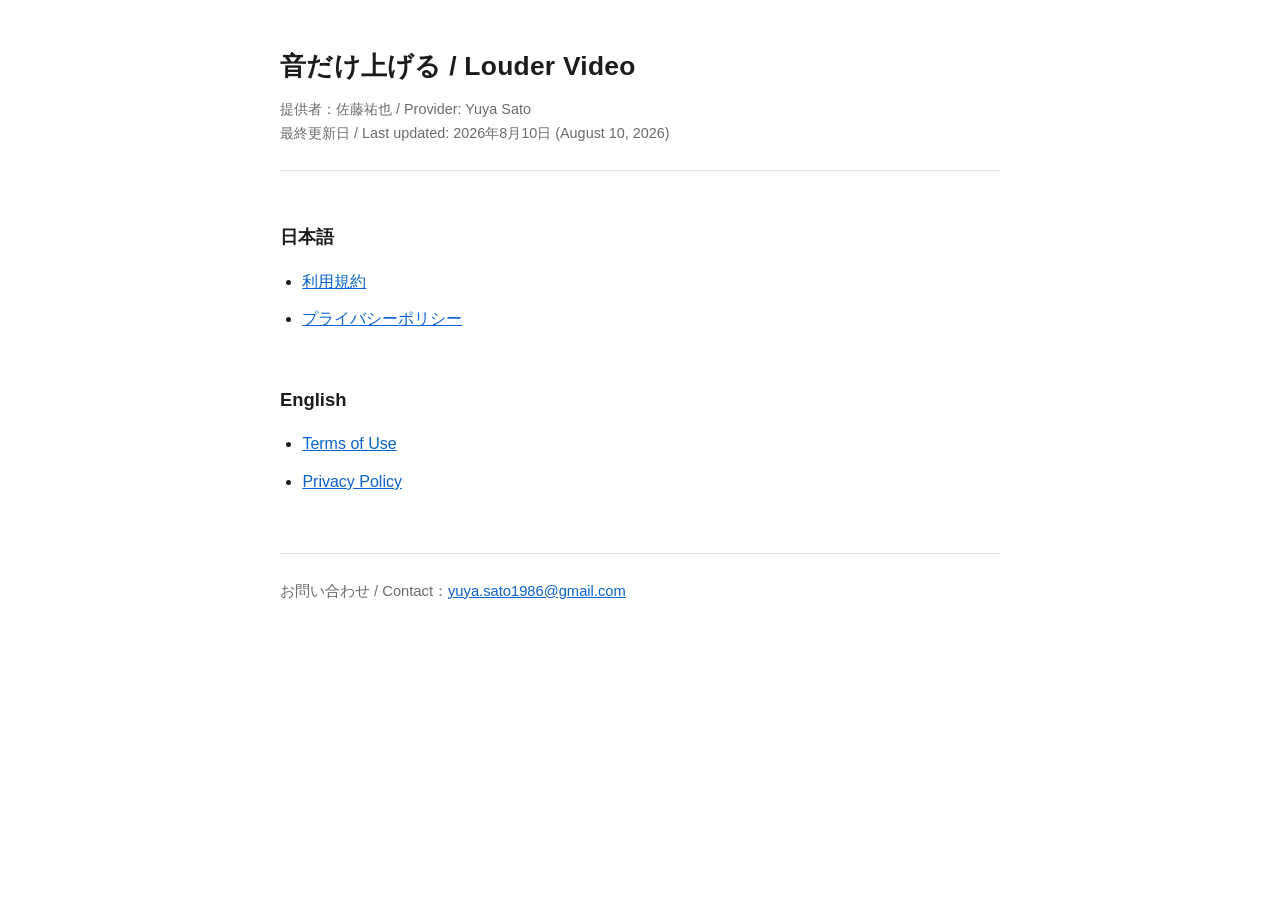
<file: index.html>
<!doctype html>
<html lang="ja">
<head>
<meta charset="utf-8">
<meta name="viewport" content="width=device-width, initial-scale=1">
<title>音だけ上げる (Louder Video) — 法的文書 / Legal</title>
<link rel="stylesheet" href="style.css">
</head>
<body>
<main>

<header class="doc">
  <h1>音だけ上げる / Louder Video</h1>
  <p class="meta">
    提供者：佐藤祐也 / Provider: Yuya Sato<br>
    最終更新日 / Last updated: 2026年8月10日 (August 10, 2026)
  </p>
</header>

<h2>日本語</h2>
<ul>
  <li><a href="terms.html">利用規約</a></li>
  <li><a href="privacy.html">プライバシーポリシー</a></li>
</ul>

<h2>English</h2>
<ul>
  <li><a href="terms.html#en">Terms of Use</a></li>
  <li><a href="privacy.html#en">Privacy Policy</a></li>
</ul>

<footer class="doc">
  <p>お問い合わせ / Contact：<a href="mailto:yuya.sato1986@gmail.com">yuya.sato1986@gmail.com</a></p>
</footer>

</main>
</body>
</html>
</file>
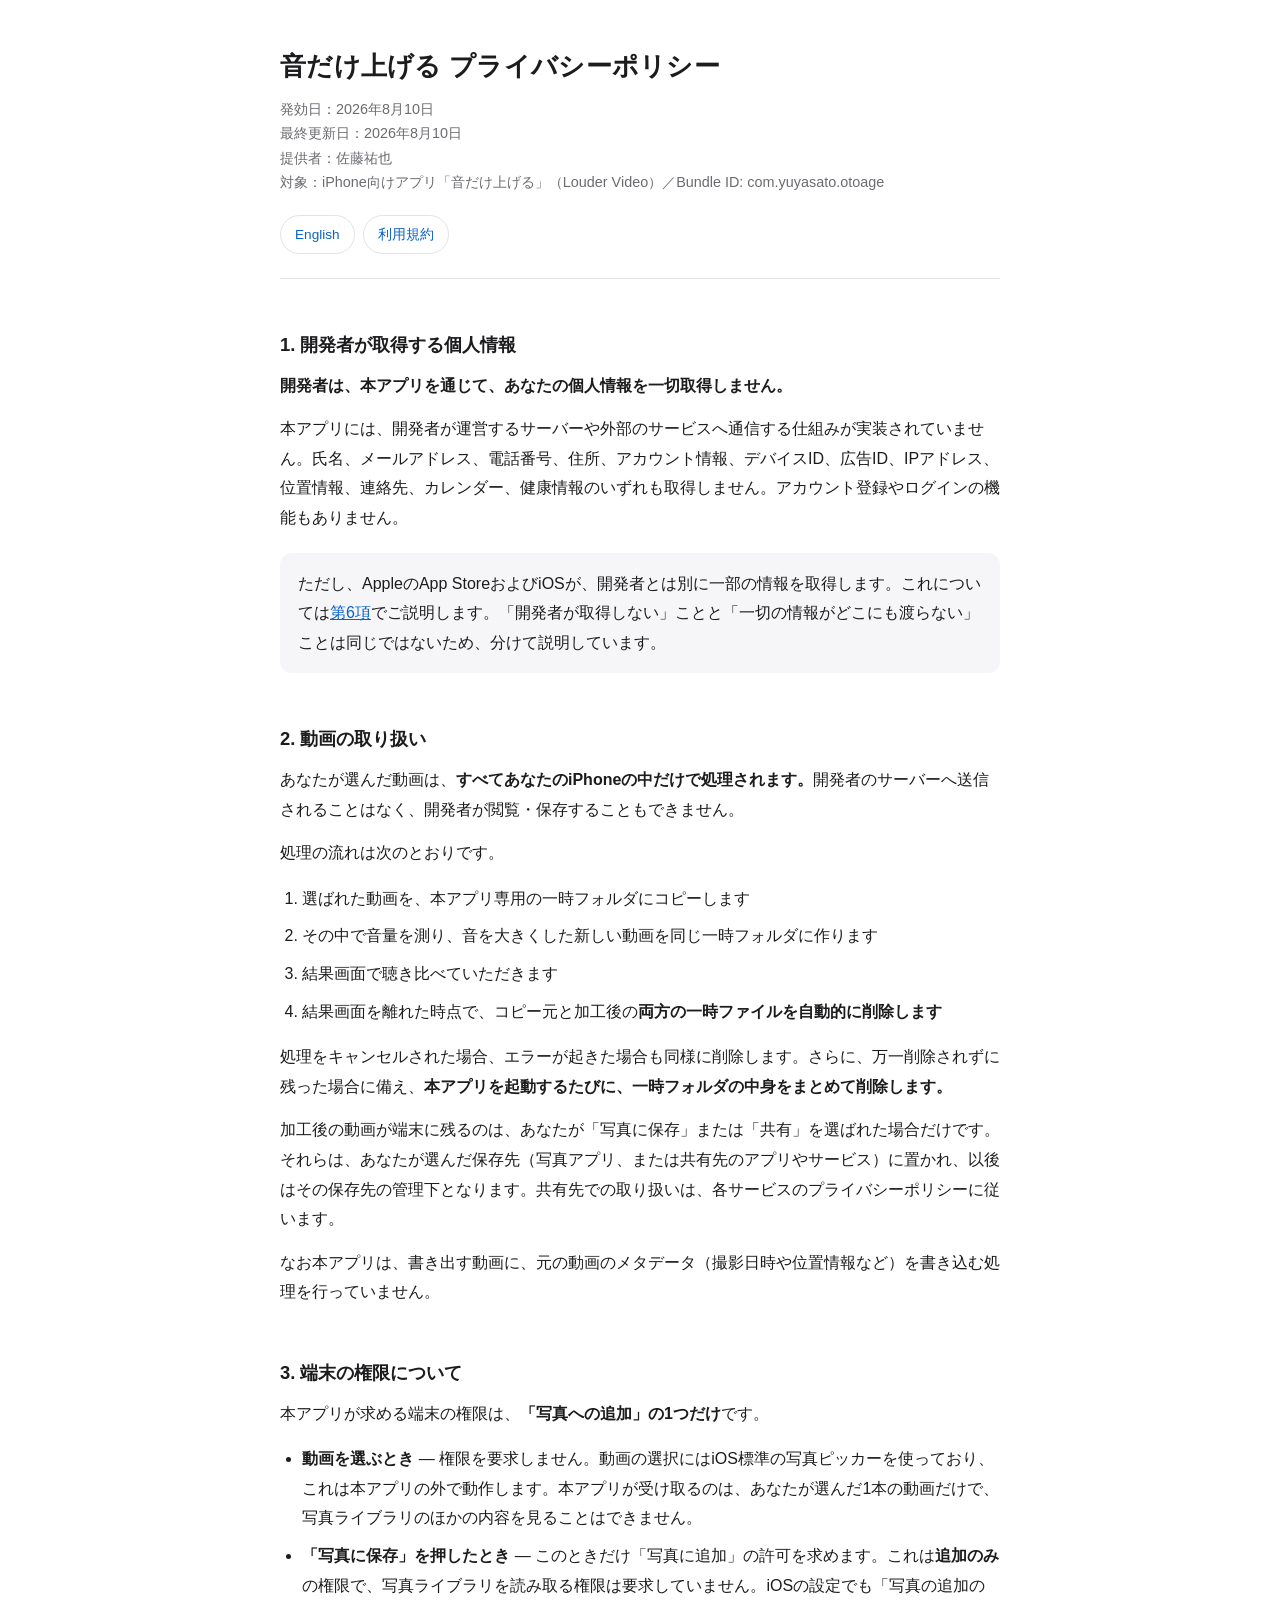
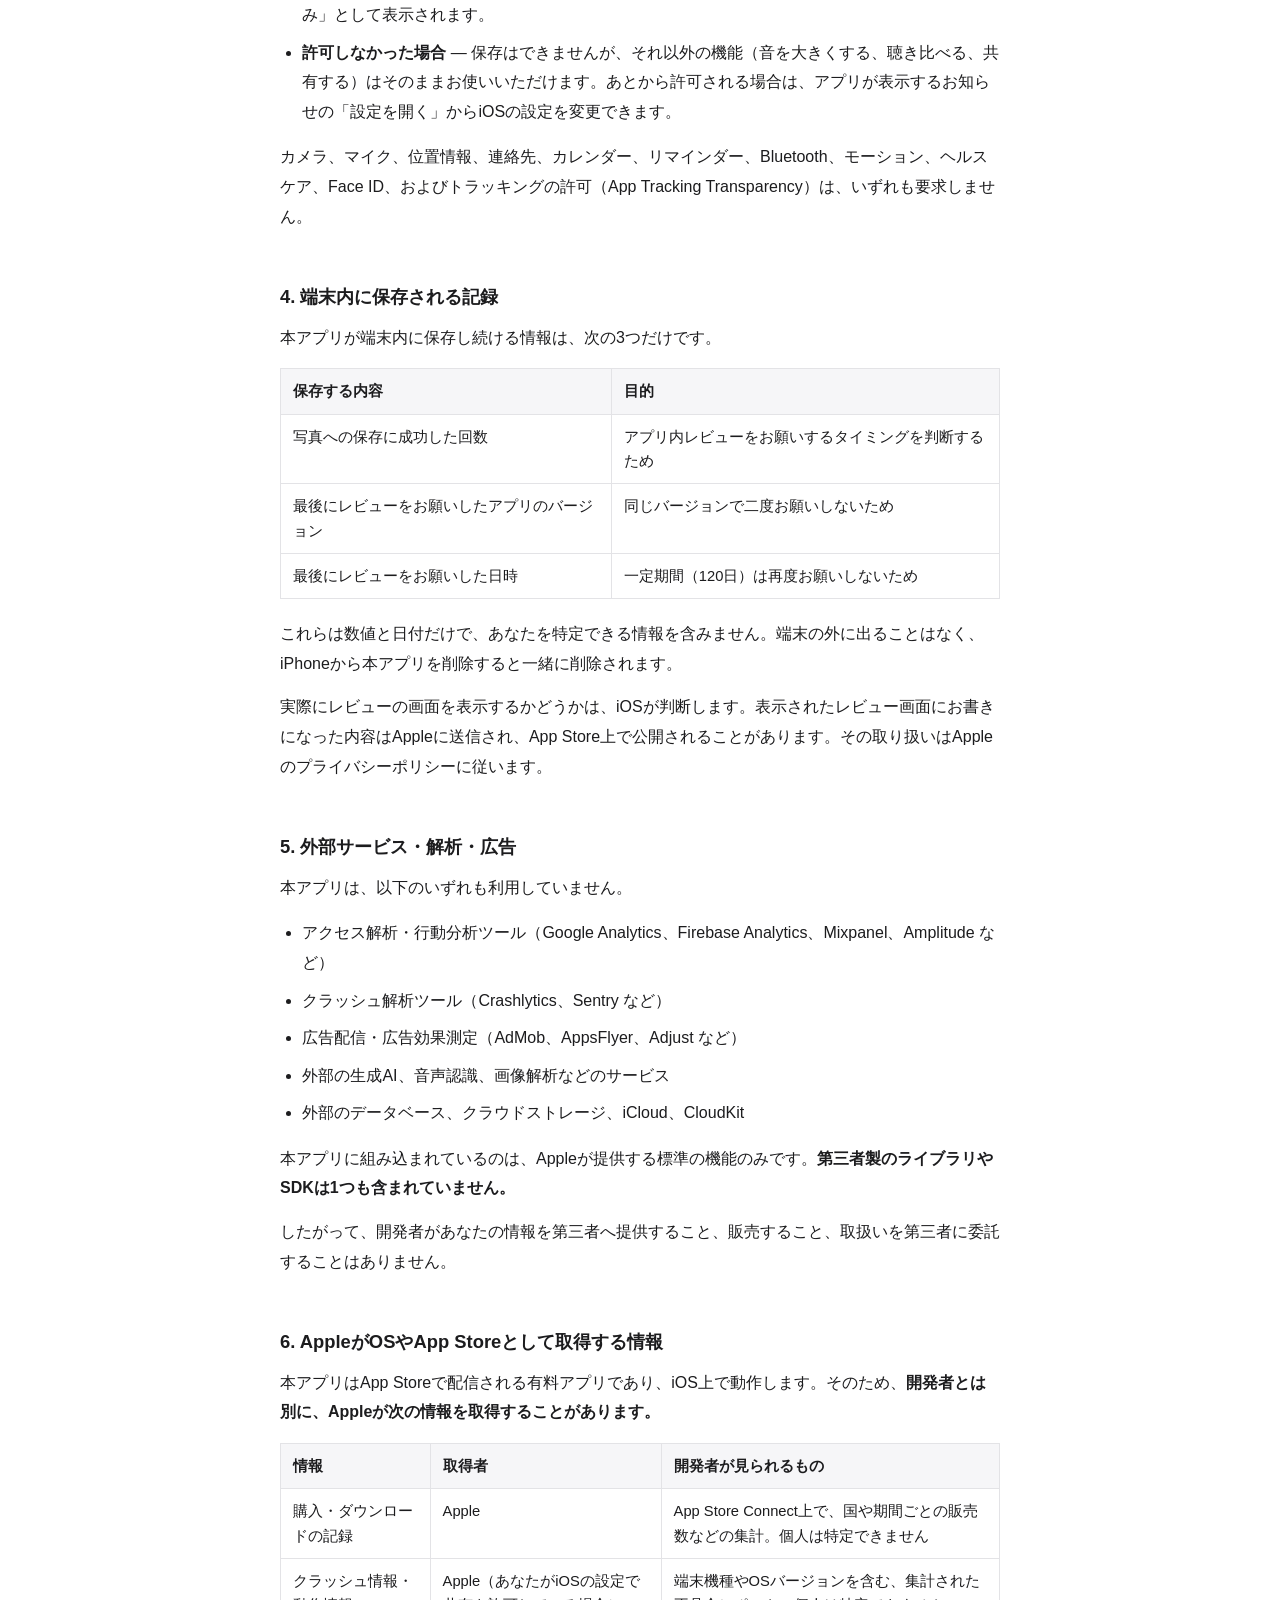
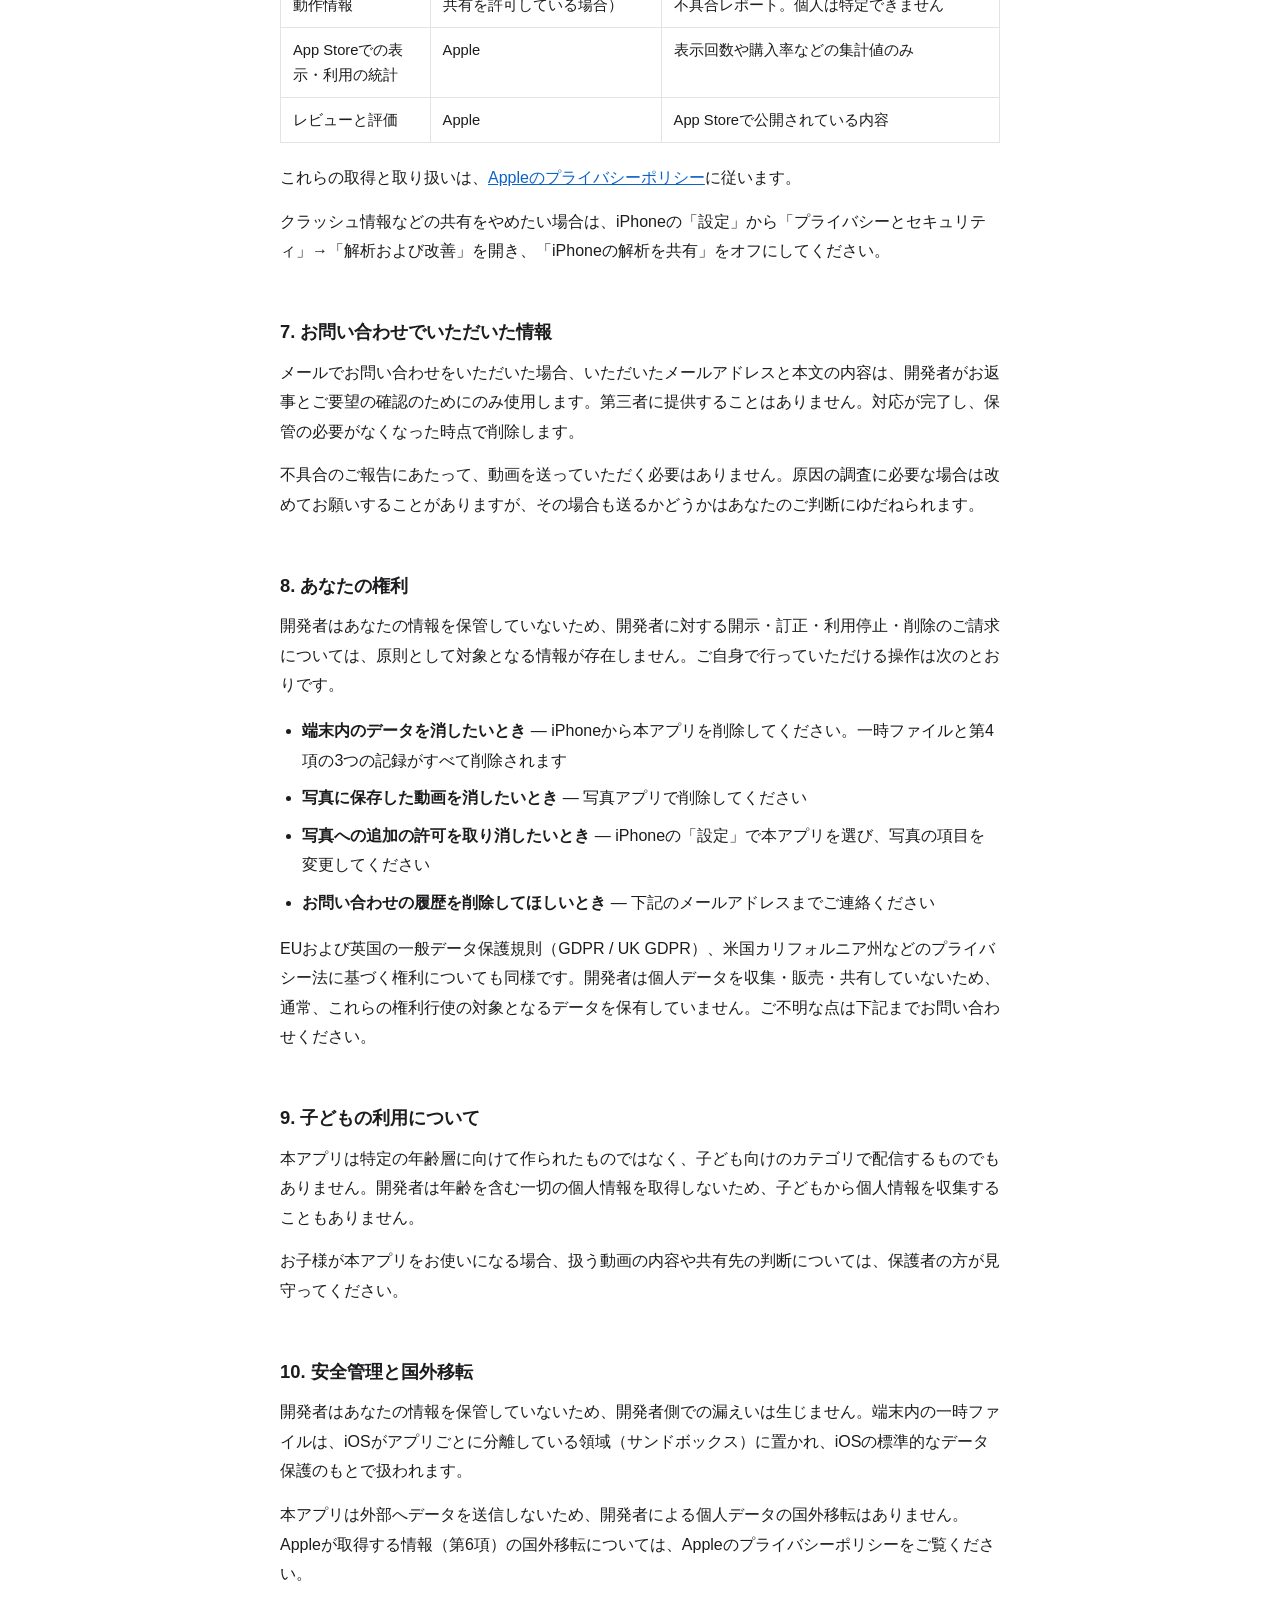
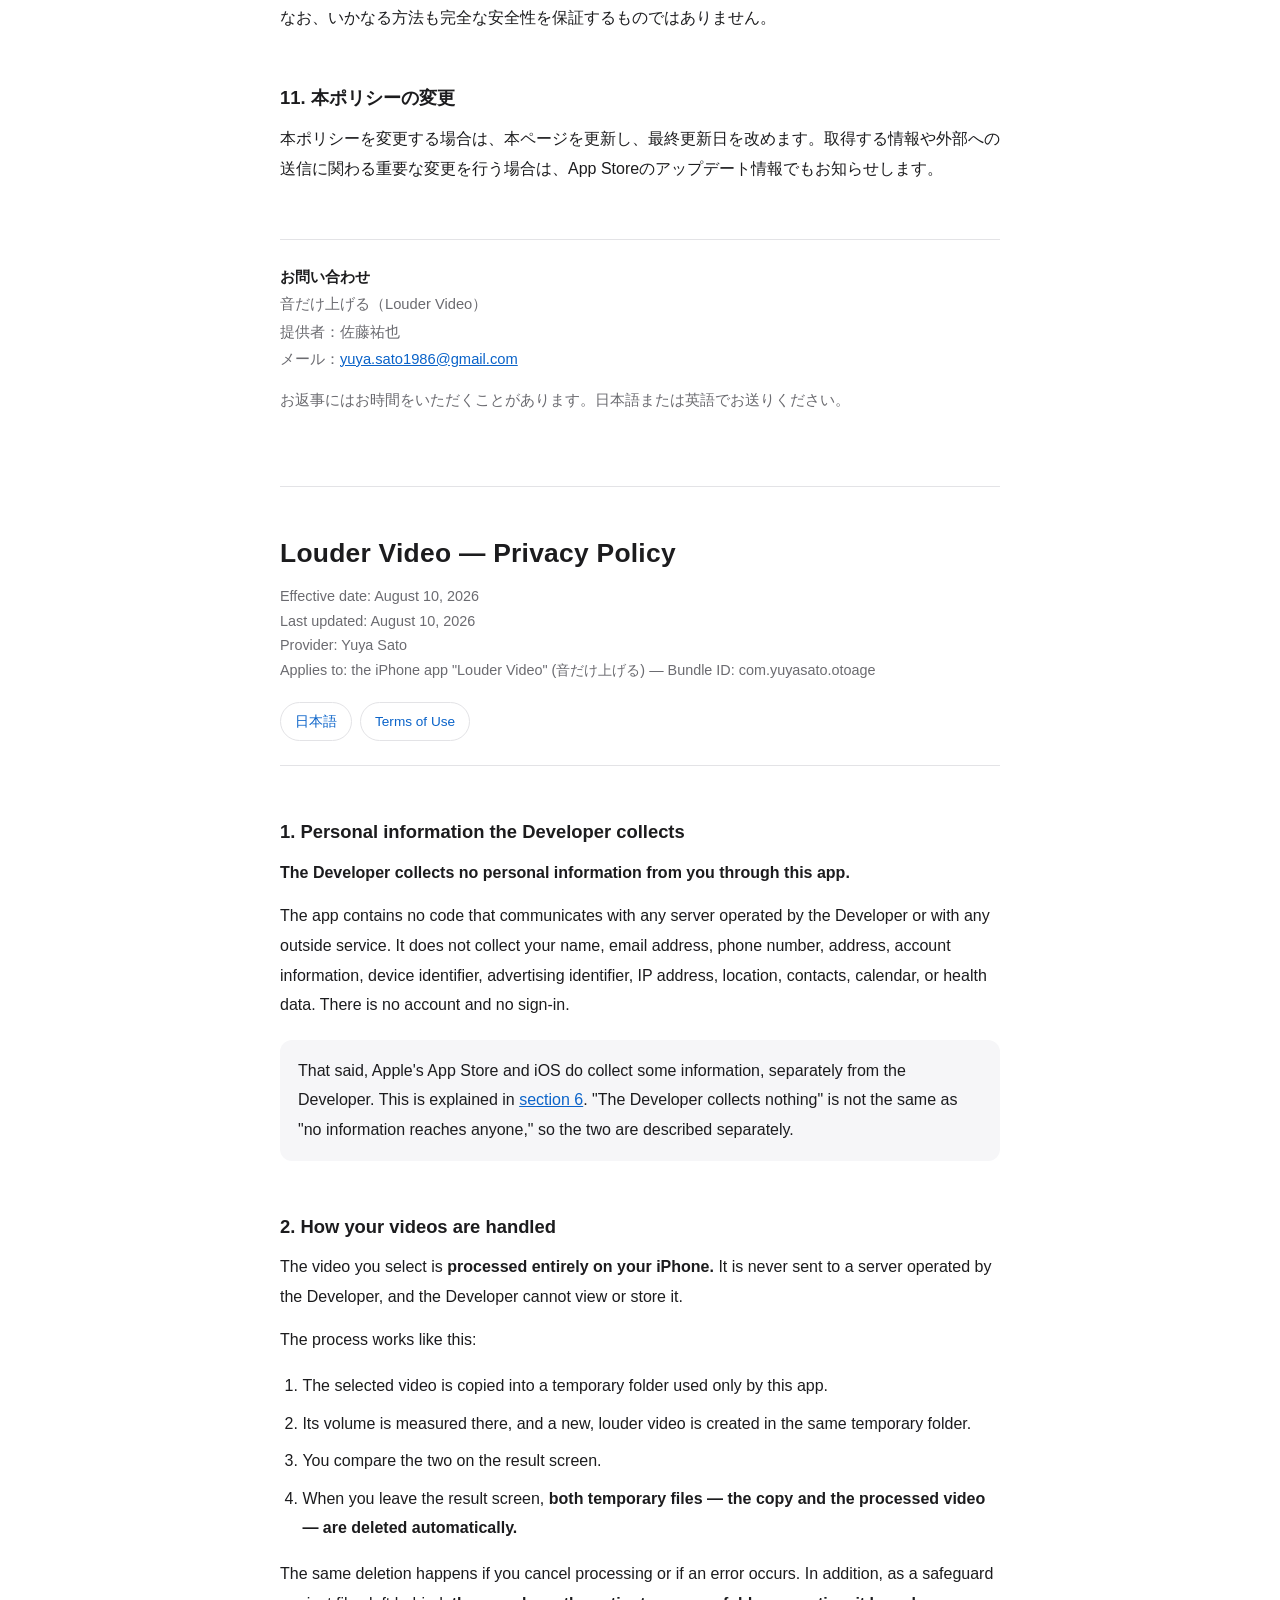
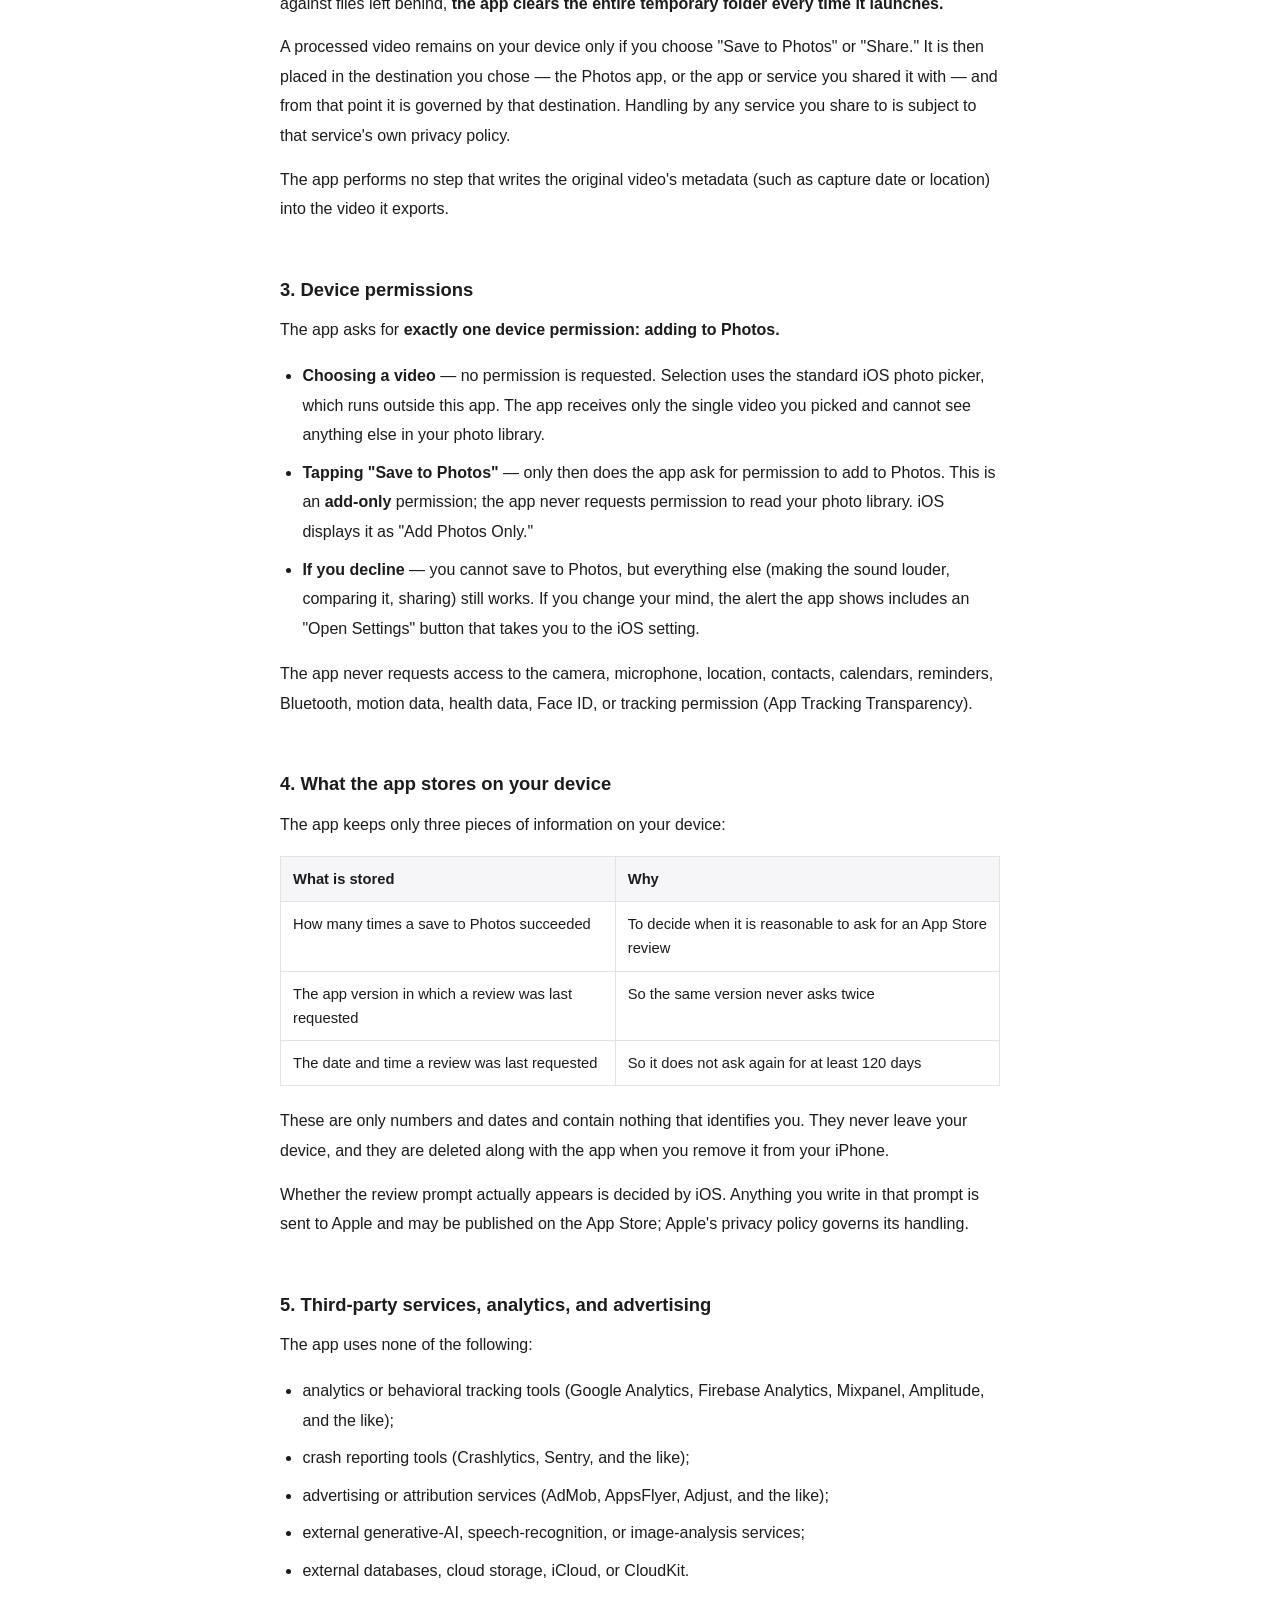
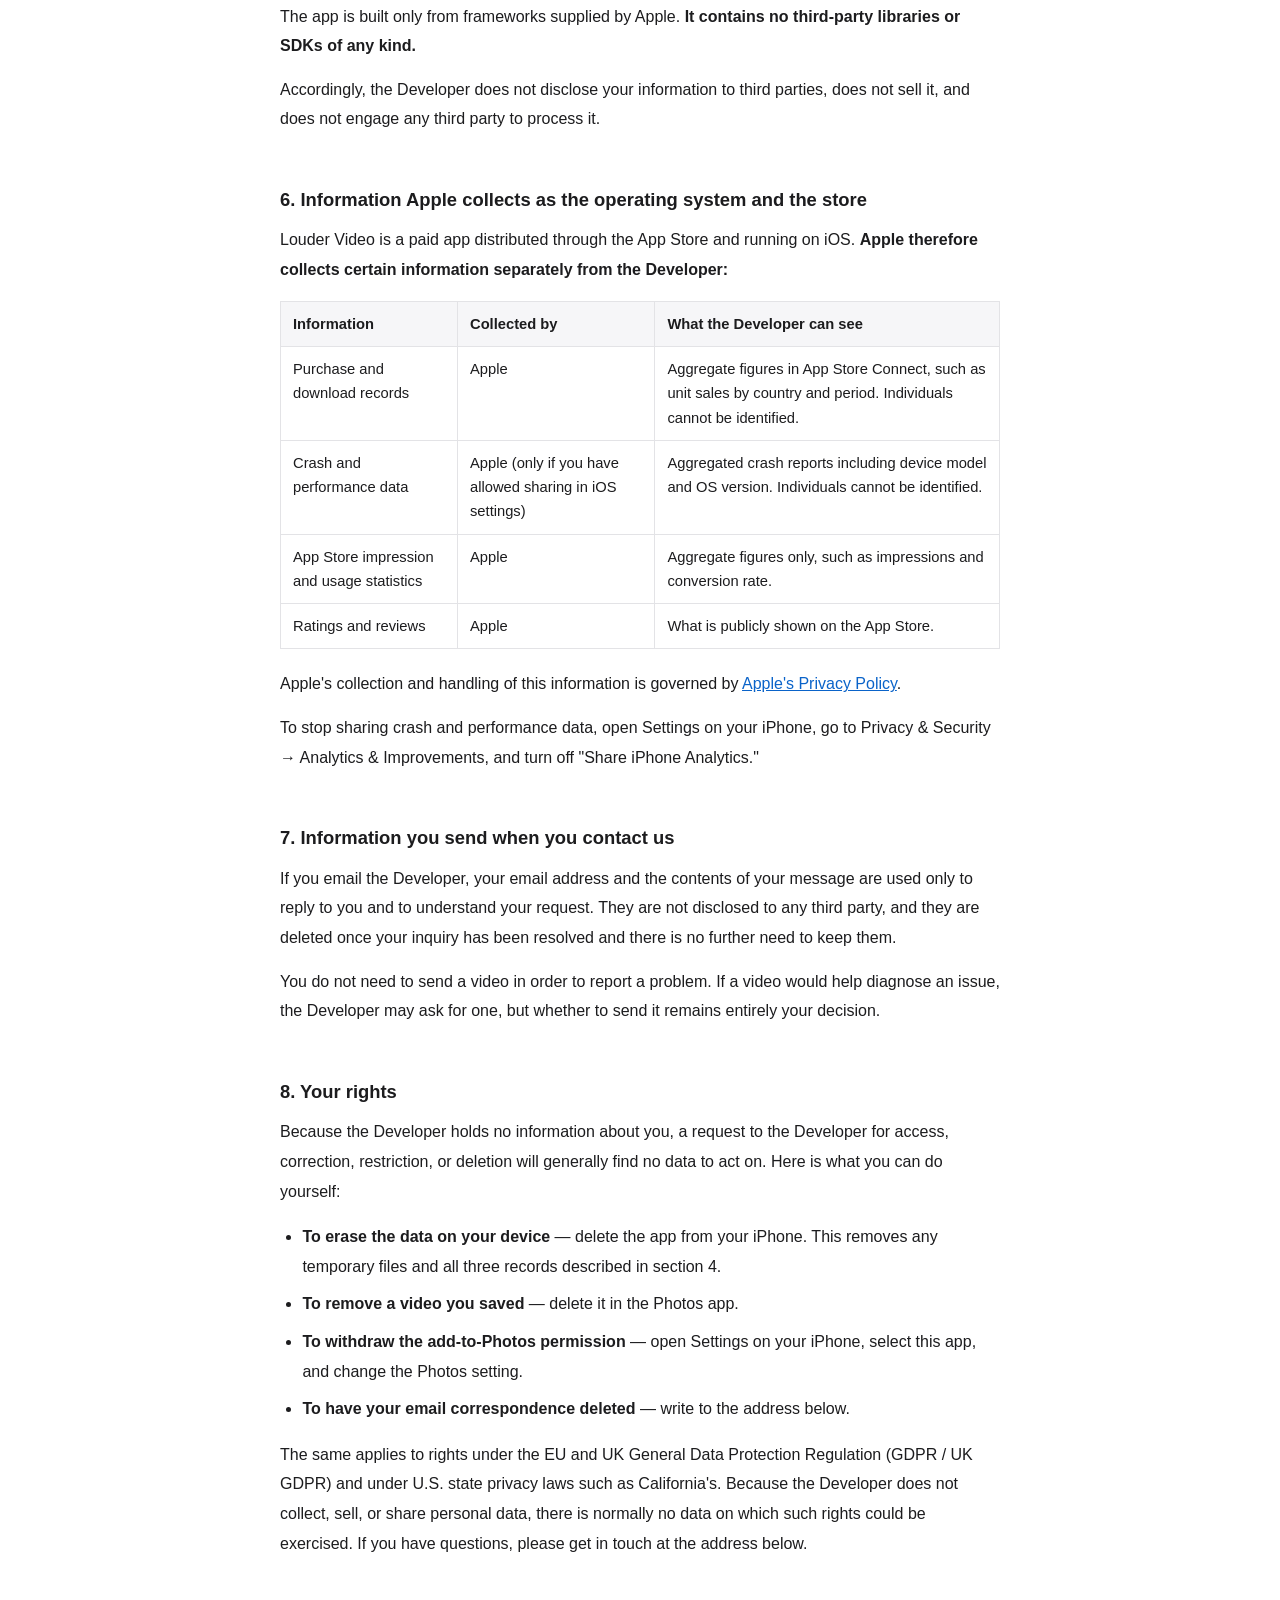
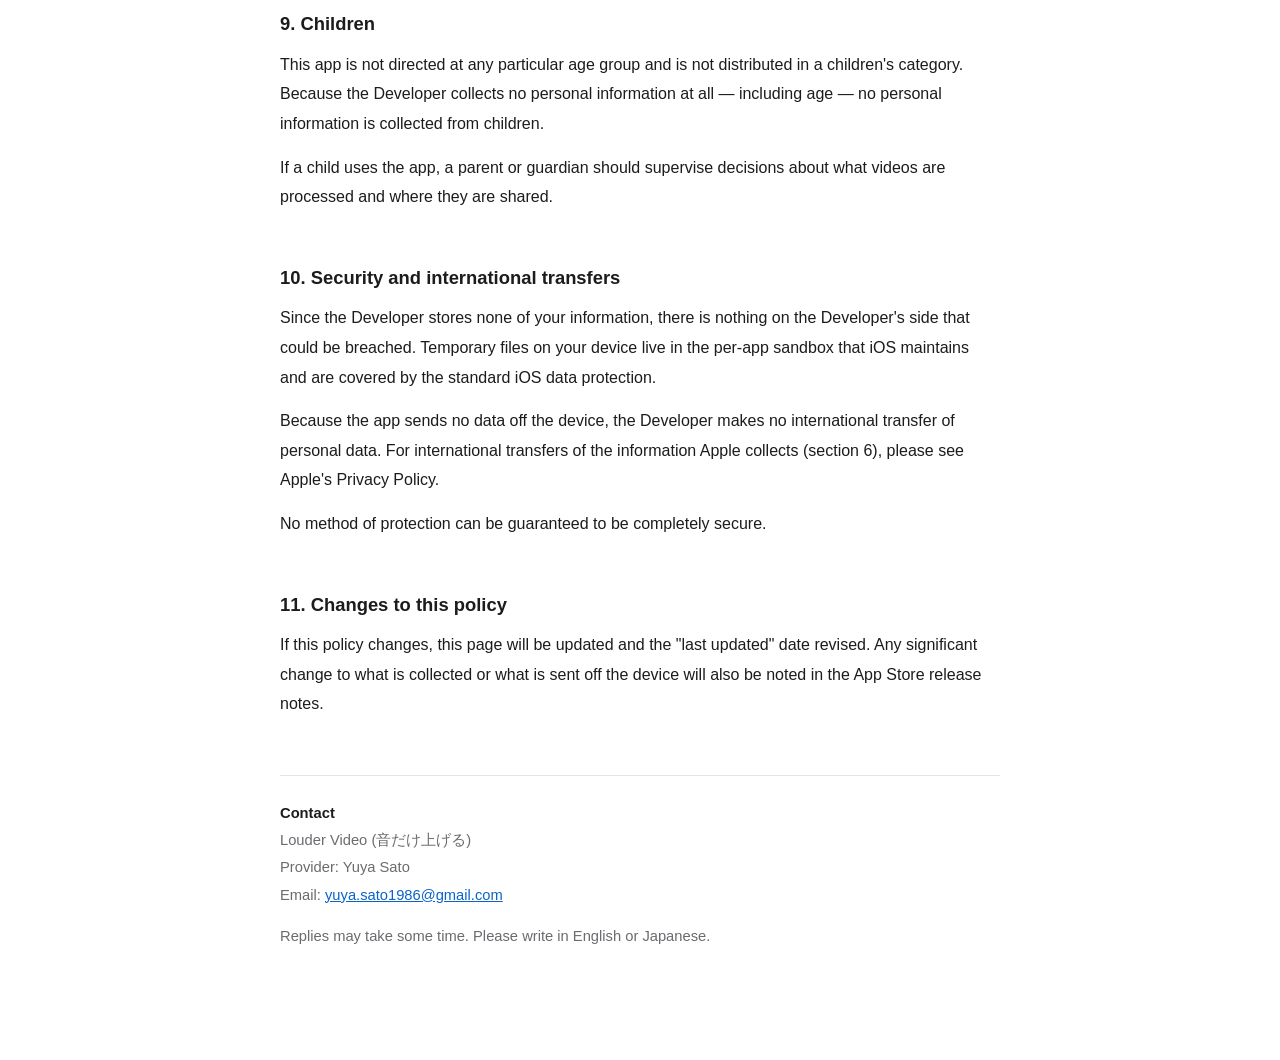
<file: privacy.html>
<!doctype html>
<html lang="ja">
<head>
<meta charset="utf-8">
<meta name="viewport" content="width=device-width, initial-scale=1">
<title>プライバシーポリシー / Privacy Policy — 音だけ上げる (Louder Video)</title>
<link rel="stylesheet" href="style.css">
</head>
<body>
<main>

<!-- ==================== 日本語 ==================== -->
<section id="ja" class="lang-section" lang="ja">

<header class="doc">
  <h1>音だけ上げる プライバシーポリシー</h1>
  <p class="meta">
    発効日：2026年8月10日<br>
    最終更新日：2026年8月10日<br>
    提供者：佐藤祐也<br>
    対象：iPhone向けアプリ「音だけ上げる」（Louder Video）／Bundle ID: com.yuyasato.otoage
  </p>
  <nav class="lang-switch">
    <a href="#en">English</a>
    <a href="terms.html">利用規約</a>
  </nav>
</header>

<h2>1. 開発者が取得する個人情報</h2>

<p><strong>開発者は、本アプリを通じて、あなたの個人情報を一切取得しません。</strong></p>

<p>本アプリには、開発者が運営するサーバーや外部のサービスへ通信する仕組みが実装されていません。氏名、メールアドレス、電話番号、住所、アカウント情報、デバイスID、広告ID、IPアドレス、位置情報、連絡先、カレンダー、健康情報のいずれも取得しません。アカウント登録やログインの機能もありません。</p>

<div class="note">
  <p>ただし、AppleのApp StoreおよびiOSが、開発者とは別に一部の情報を取得します。これについては<a href="#ja-6">第6項</a>でご説明します。「開発者が取得しない」ことと「一切の情報がどこにも渡らない」ことは同じではないため、分けて説明しています。</p>
</div>

<h2>2. 動画の取り扱い</h2>

<p>あなたが選んだ動画は、<strong>すべてあなたのiPhoneの中だけで処理されます。</strong>開発者のサーバーへ送信されることはなく、開発者が閲覧・保存することもできません。</p>

<p>処理の流れは次のとおりです。</p>
<ol>
  <li>選ばれた動画を、本アプリ専用の一時フォルダにコピーします</li>
  <li>その中で音量を測り、音を大きくした新しい動画を同じ一時フォルダに作ります</li>
  <li>結果画面で聴き比べていただきます</li>
  <li>結果画面を離れた時点で、コピー元と加工後の<strong>両方の一時ファイルを自動的に削除します</strong></li>
</ol>

<p>処理をキャンセルされた場合、エラーが起きた場合も同様に削除します。さらに、万一削除されずに残った場合に備え、<strong>本アプリを起動するたびに、一時フォルダの中身をまとめて削除します。</strong></p>

<p>加工後の動画が端末に残るのは、あなたが「写真に保存」または「共有」を選ばれた場合だけです。それらは、あなたが選んだ保存先（写真アプリ、または共有先のアプリやサービス）に置かれ、以後はその保存先の管理下となります。共有先での取り扱いは、各サービスのプライバシーポリシーに従います。</p>

<p>なお本アプリは、書き出す動画に、元の動画のメタデータ（撮影日時や位置情報など）を書き込む処理を行っていません。</p>

<h2>3. 端末の権限について</h2>

<p>本アプリが求める端末の権限は、<strong>「写真への追加」の1つだけ</strong>です。</p>

<ul>
  <li><strong>動画を選ぶとき</strong> — 権限を要求しません。動画の選択にはiOS標準の写真ピッカーを使っており、これは本アプリの外で動作します。本アプリが受け取るのは、あなたが選んだ1本の動画だけで、写真ライブラリのほかの内容を見ることはできません。</li>
  <li><strong>「写真に保存」を押したとき</strong> — このときだけ「写真に追加」の許可を求めます。これは<strong>追加のみ</strong>の権限で、写真ライブラリを読み取る権限は要求していません。iOSの設定でも「写真の追加のみ」として表示されます。</li>
  <li><strong>許可しなかった場合</strong> — 保存はできませんが、それ以外の機能（音を大きくする、聴き比べる、共有する）はそのままお使いいただけます。あとから許可される場合は、アプリが表示するお知らせの「設定を開く」からiOSの設定を変更できます。</li>
</ul>

<p>カメラ、マイク、位置情報、連絡先、カレンダー、リマインダー、Bluetooth、モーション、ヘルスケア、Face ID、およびトラッキングの許可（App Tracking Transparency）は、いずれも要求しません。</p>

<h2>4. 端末内に保存される記録</h2>

<p>本アプリが端末内に保存し続ける情報は、次の3つだけです。</p>

<div class="table-wrap">
<table>
  <thead>
    <tr><th>保存する内容</th><th>目的</th></tr>
  </thead>
  <tbody>
    <tr><td>写真への保存に成功した回数</td><td>アプリ内レビューをお願いするタイミングを判断するため</td></tr>
    <tr><td>最後にレビューをお願いしたアプリのバージョン</td><td>同じバージョンで二度お願いしないため</td></tr>
    <tr><td>最後にレビューをお願いした日時</td><td>一定期間（120日）は再度お願いしないため</td></tr>
  </tbody>
</table>
</div>

<p>これらは数値と日付だけで、あなたを特定できる情報を含みません。端末の外に出ることはなく、iPhoneから本アプリを削除すると一緒に削除されます。</p>

<p>実際にレビューの画面を表示するかどうかは、iOSが判断します。表示されたレビュー画面にお書きになった内容はAppleに送信され、App Store上で公開されることがあります。その取り扱いはAppleのプライバシーポリシーに従います。</p>

<h2>5. 外部サービス・解析・広告</h2>

<p>本アプリは、以下のいずれも利用していません。</p>
<ul>
  <li>アクセス解析・行動分析ツール（Google Analytics、Firebase Analytics、Mixpanel、Amplitude など）</li>
  <li>クラッシュ解析ツール（Crashlytics、Sentry など）</li>
  <li>広告配信・広告効果測定（AdMob、AppsFlyer、Adjust など）</li>
  <li>外部の生成AI、音声認識、画像解析などのサービス</li>
  <li>外部のデータベース、クラウドストレージ、iCloud、CloudKit</li>
</ul>

<p>本アプリに組み込まれているのは、Appleが提供する標準の機能のみです。<strong>第三者製のライブラリやSDKは1つも含まれていません。</strong></p>

<p>したがって、開発者があなたの情報を第三者へ提供すること、販売すること、取扱いを第三者に委託することはありません。</p>

<h2 id="ja-6">6. AppleがOSやApp Storeとして取得する情報</h2>

<p>本アプリはApp Storeで配信される有料アプリであり、iOS上で動作します。そのため、<strong>開発者とは別に、Appleが次の情報を取得することがあります。</strong></p>

<div class="table-wrap">
<table>
  <thead>
    <tr><th>情報</th><th>取得者</th><th>開発者が見られるもの</th></tr>
  </thead>
  <tbody>
    <tr><td>購入・ダウンロードの記録</td><td>Apple</td><td>App Store Connect上で、国や期間ごとの販売数などの集計。個人は特定できません</td></tr>
    <tr><td>クラッシュ情報・動作情報</td><td>Apple（あなたがiOSの設定で共有を許可している場合）</td><td>端末機種やOSバージョンを含む、集計された不具合レポート。個人は特定できません</td></tr>
    <tr><td>App Storeでの表示・利用の統計</td><td>Apple</td><td>表示回数や購入率などの集計値のみ</td></tr>
    <tr><td>レビューと評価</td><td>Apple</td><td>App Storeで公開されている内容</td></tr>
  </tbody>
</table>
</div>

<p>これらの取得と取り扱いは、<a href="https://www.apple.com/legal/privacy/jp/">Appleのプライバシーポリシー</a>に従います。</p>

<p>クラッシュ情報などの共有をやめたい場合は、iPhoneの「設定」から「プライバシーとセキュリティ」→「解析および改善」を開き、「iPhoneの解析を共有」をオフにしてください。</p>

<h2>7. お問い合わせでいただいた情報</h2>

<p>メールでお問い合わせをいただいた場合、いただいたメールアドレスと本文の内容は、開発者がお返事とご要望の確認のためにのみ使用します。第三者に提供することはありません。対応が完了し、保管の必要がなくなった時点で削除します。</p>

<p>不具合のご報告にあたって、動画を送っていただく必要はありません。原因の調査に必要な場合は改めてお願いすることがありますが、その場合も送るかどうかはあなたのご判断にゆだねられます。</p>

<h2>8. あなたの権利</h2>

<p>開発者はあなたの情報を保管していないため、開発者に対する開示・訂正・利用停止・削除のご請求については、原則として対象となる情報が存在しません。ご自身で行っていただける操作は次のとおりです。</p>

<ul>
  <li><strong>端末内のデータを消したいとき</strong> — iPhoneから本アプリを削除してください。一時ファイルと第4項の3つの記録がすべて削除されます</li>
  <li><strong>写真に保存した動画を消したいとき</strong> — 写真アプリで削除してください</li>
  <li><strong>写真への追加の許可を取り消したいとき</strong> — iPhoneの「設定」で本アプリを選び、写真の項目を変更してください</li>
  <li><strong>お問い合わせの履歴を削除してほしいとき</strong> — 下記のメールアドレスまでご連絡ください</li>
</ul>

<p>EUおよび英国の一般データ保護規則（GDPR / UK GDPR）、米国カリフォルニア州などのプライバシー法に基づく権利についても同様です。開発者は個人データを収集・販売・共有していないため、通常、これらの権利行使の対象となるデータを保有していません。ご不明な点は下記までお問い合わせください。</p>

<h2>9. 子どもの利用について</h2>

<p>本アプリは特定の年齢層に向けて作られたものではなく、子ども向けのカテゴリで配信するものでもありません。開発者は年齢を含む一切の個人情報を取得しないため、子どもから個人情報を収集することもありません。</p>

<p>お子様が本アプリをお使いになる場合、扱う動画の内容や共有先の判断については、保護者の方が見守ってください。</p>

<h2>10. 安全管理と国外移転</h2>

<p>開発者はあなたの情報を保管していないため、開発者側での漏えいは生じません。端末内の一時ファイルは、iOSがアプリごとに分離している領域（サンドボックス）に置かれ、iOSの標準的なデータ保護のもとで扱われます。</p>

<p>本アプリは外部へデータを送信しないため、開発者による個人データの国外移転はありません。Appleが取得する情報（第6項）の国外移転については、Appleのプライバシーポリシーをご覧ください。</p>

<p>なお、いかなる方法も完全な安全性を保証するものではありません。</p>

<h2>11. 本ポリシーの変更</h2>

<p>本ポリシーを変更する場合は、本ページを更新し、最終更新日を改めます。取得する情報や外部への送信に関わる重要な変更を行う場合は、App Storeのアップデート情報でもお知らせします。</p>

<footer class="doc">
  <p><strong>お問い合わせ</strong><br>
  音だけ上げる（Louder Video）<br>
  提供者：佐藤祐也<br>
  メール：<a href="mailto:yuya.sato1986@gmail.com">yuya.sato1986@gmail.com</a></p>
  <p>お返事にはお時間をいただくことがあります。日本語または英語でお送りください。</p>
</footer>

</section>

<hr class="section">

<!-- ==================== English ==================== -->
<section id="en" class="lang-section" lang="en">

<header class="doc">
  <h1>Louder Video — Privacy Policy</h1>
  <p class="meta">
    Effective date: August 10, 2026<br>
    Last updated: August 10, 2026<br>
    Provider: Yuya Sato<br>
    Applies to: the iPhone app "Louder Video" (音だけ上げる) — Bundle ID: com.yuyasato.otoage
  </p>
  <nav class="lang-switch">
    <a href="#ja">日本語</a>
    <a href="terms.html#en">Terms of Use</a>
  </nav>
</header>

<h2>1. Personal information the Developer collects</h2>

<p><strong>The Developer collects no personal information from you through this app.</strong></p>

<p>The app contains no code that communicates with any server operated by the Developer or with any outside service. It does not collect your name, email address, phone number, address, account information, device identifier, advertising identifier, IP address, location, contacts, calendar, or health data. There is no account and no sign-in.</p>

<div class="note">
  <p>That said, Apple's App Store and iOS do collect some information, separately from the Developer. This is explained in <a href="#en-6">section 6</a>. "The Developer collects nothing" is not the same as "no information reaches anyone," so the two are described separately.</p>
</div>

<h2>2. How your videos are handled</h2>

<p>The video you select is <strong>processed entirely on your iPhone.</strong> It is never sent to a server operated by the Developer, and the Developer cannot view or store it.</p>

<p>The process works like this:</p>
<ol>
  <li>The selected video is copied into a temporary folder used only by this app.</li>
  <li>Its volume is measured there, and a new, louder video is created in the same temporary folder.</li>
  <li>You compare the two on the result screen.</li>
  <li>When you leave the result screen, <strong>both temporary files — the copy and the processed video — are deleted automatically.</strong></li>
</ol>

<p>The same deletion happens if you cancel processing or if an error occurs. In addition, as a safeguard against files left behind, <strong>the app clears the entire temporary folder every time it launches.</strong></p>

<p>A processed video remains on your device only if you choose "Save to Photos" or "Share." It is then placed in the destination you chose — the Photos app, or the app or service you shared it with — and from that point it is governed by that destination. Handling by any service you share to is subject to that service's own privacy policy.</p>

<p>The app performs no step that writes the original video's metadata (such as capture date or location) into the video it exports.</p>

<h2>3. Device permissions</h2>

<p>The app asks for <strong>exactly one device permission: adding to Photos.</strong></p>

<ul>
  <li><strong>Choosing a video</strong> — no permission is requested. Selection uses the standard iOS photo picker, which runs outside this app. The app receives only the single video you picked and cannot see anything else in your photo library.</li>
  <li><strong>Tapping "Save to Photos"</strong> — only then does the app ask for permission to add to Photos. This is an <strong>add-only</strong> permission; the app never requests permission to read your photo library. iOS displays it as "Add Photos Only."</li>
  <li><strong>If you decline</strong> — you cannot save to Photos, but everything else (making the sound louder, comparing it, sharing) still works. If you change your mind, the alert the app shows includes an "Open Settings" button that takes you to the iOS setting.</li>
</ul>

<p>The app never requests access to the camera, microphone, location, contacts, calendars, reminders, Bluetooth, motion data, health data, Face ID, or tracking permission (App Tracking Transparency).</p>

<h2>4. What the app stores on your device</h2>

<p>The app keeps only three pieces of information on your device:</p>

<div class="table-wrap">
<table>
  <thead>
    <tr><th>What is stored</th><th>Why</th></tr>
  </thead>
  <tbody>
    <tr><td>How many times a save to Photos succeeded</td><td>To decide when it is reasonable to ask for an App Store review</td></tr>
    <tr><td>The app version in which a review was last requested</td><td>So the same version never asks twice</td></tr>
    <tr><td>The date and time a review was last requested</td><td>So it does not ask again for at least 120 days</td></tr>
  </tbody>
</table>
</div>

<p>These are only numbers and dates and contain nothing that identifies you. They never leave your device, and they are deleted along with the app when you remove it from your iPhone.</p>

<p>Whether the review prompt actually appears is decided by iOS. Anything you write in that prompt is sent to Apple and may be published on the App Store; Apple's privacy policy governs its handling.</p>

<h2>5. Third-party services, analytics, and advertising</h2>

<p>The app uses none of the following:</p>
<ul>
  <li>analytics or behavioral tracking tools (Google Analytics, Firebase Analytics, Mixpanel, Amplitude, and the like);</li>
  <li>crash reporting tools (Crashlytics, Sentry, and the like);</li>
  <li>advertising or attribution services (AdMob, AppsFlyer, Adjust, and the like);</li>
  <li>external generative-AI, speech-recognition, or image-analysis services;</li>
  <li>external databases, cloud storage, iCloud, or CloudKit.</li>
</ul>

<p>The app is built only from frameworks supplied by Apple. <strong>It contains no third-party libraries or SDKs of any kind.</strong></p>

<p>Accordingly, the Developer does not disclose your information to third parties, does not sell it, and does not engage any third party to process it.</p>

<h2 id="en-6">6. Information Apple collects as the operating system and the store</h2>

<p>Louder Video is a paid app distributed through the App Store and running on iOS. <strong>Apple therefore collects certain information separately from the Developer:</strong></p>

<div class="table-wrap">
<table>
  <thead>
    <tr><th>Information</th><th>Collected by</th><th>What the Developer can see</th></tr>
  </thead>
  <tbody>
    <tr><td>Purchase and download records</td><td>Apple</td><td>Aggregate figures in App Store Connect, such as unit sales by country and period. Individuals cannot be identified.</td></tr>
    <tr><td>Crash and performance data</td><td>Apple (only if you have allowed sharing in iOS settings)</td><td>Aggregated crash reports including device model and OS version. Individuals cannot be identified.</td></tr>
    <tr><td>App Store impression and usage statistics</td><td>Apple</td><td>Aggregate figures only, such as impressions and conversion rate.</td></tr>
    <tr><td>Ratings and reviews</td><td>Apple</td><td>What is publicly shown on the App Store.</td></tr>
  </tbody>
</table>
</div>

<p>Apple's collection and handling of this information is governed by <a href="https://www.apple.com/legal/privacy/">Apple's Privacy Policy</a>.</p>

<p>To stop sharing crash and performance data, open Settings on your iPhone, go to Privacy &amp; Security → Analytics &amp; Improvements, and turn off "Share iPhone Analytics."</p>

<h2>7. Information you send when you contact us</h2>

<p>If you email the Developer, your email address and the contents of your message are used only to reply to you and to understand your request. They are not disclosed to any third party, and they are deleted once your inquiry has been resolved and there is no further need to keep them.</p>

<p>You do not need to send a video in order to report a problem. If a video would help diagnose an issue, the Developer may ask for one, but whether to send it remains entirely your decision.</p>

<h2>8. Your rights</h2>

<p>Because the Developer holds no information about you, a request to the Developer for access, correction, restriction, or deletion will generally find no data to act on. Here is what you can do yourself:</p>

<ul>
  <li><strong>To erase the data on your device</strong> — delete the app from your iPhone. This removes any temporary files and all three records described in section 4.</li>
  <li><strong>To remove a video you saved</strong> — delete it in the Photos app.</li>
  <li><strong>To withdraw the add-to-Photos permission</strong> — open Settings on your iPhone, select this app, and change the Photos setting.</li>
  <li><strong>To have your email correspondence deleted</strong> — write to the address below.</li>
</ul>

<p>The same applies to rights under the EU and UK General Data Protection Regulation (GDPR / UK GDPR) and under U.S. state privacy laws such as California's. Because the Developer does not collect, sell, or share personal data, there is normally no data on which such rights could be exercised. If you have questions, please get in touch at the address below.</p>

<h2>9. Children</h2>

<p>This app is not directed at any particular age group and is not distributed in a children's category. Because the Developer collects no personal information at all — including age — no personal information is collected from children.</p>

<p>If a child uses the app, a parent or guardian should supervise decisions about what videos are processed and where they are shared.</p>

<h2>10. Security and international transfers</h2>

<p>Since the Developer stores none of your information, there is nothing on the Developer's side that could be breached. Temporary files on your device live in the per-app sandbox that iOS maintains and are covered by the standard iOS data protection.</p>

<p>Because the app sends no data off the device, the Developer makes no international transfer of personal data. For international transfers of the information Apple collects (section 6), please see Apple's Privacy Policy.</p>

<p>No method of protection can be guaranteed to be completely secure.</p>

<h2>11. Changes to this policy</h2>

<p>If this policy changes, this page will be updated and the "last updated" date revised. Any significant change to what is collected or what is sent off the device will also be noted in the App Store release notes.</p>

<footer class="doc">
  <p><strong>Contact</strong><br>
  Louder Video (音だけ上げる)<br>
  Provider: Yuya Sato<br>
  Email: <a href="mailto:yuya.sato1986@gmail.com">yuya.sato1986@gmail.com</a></p>
  <p>Replies may take some time. Please write in English or Japanese.</p>
</footer>

</section>

</main>
</body>
</html>
</file>
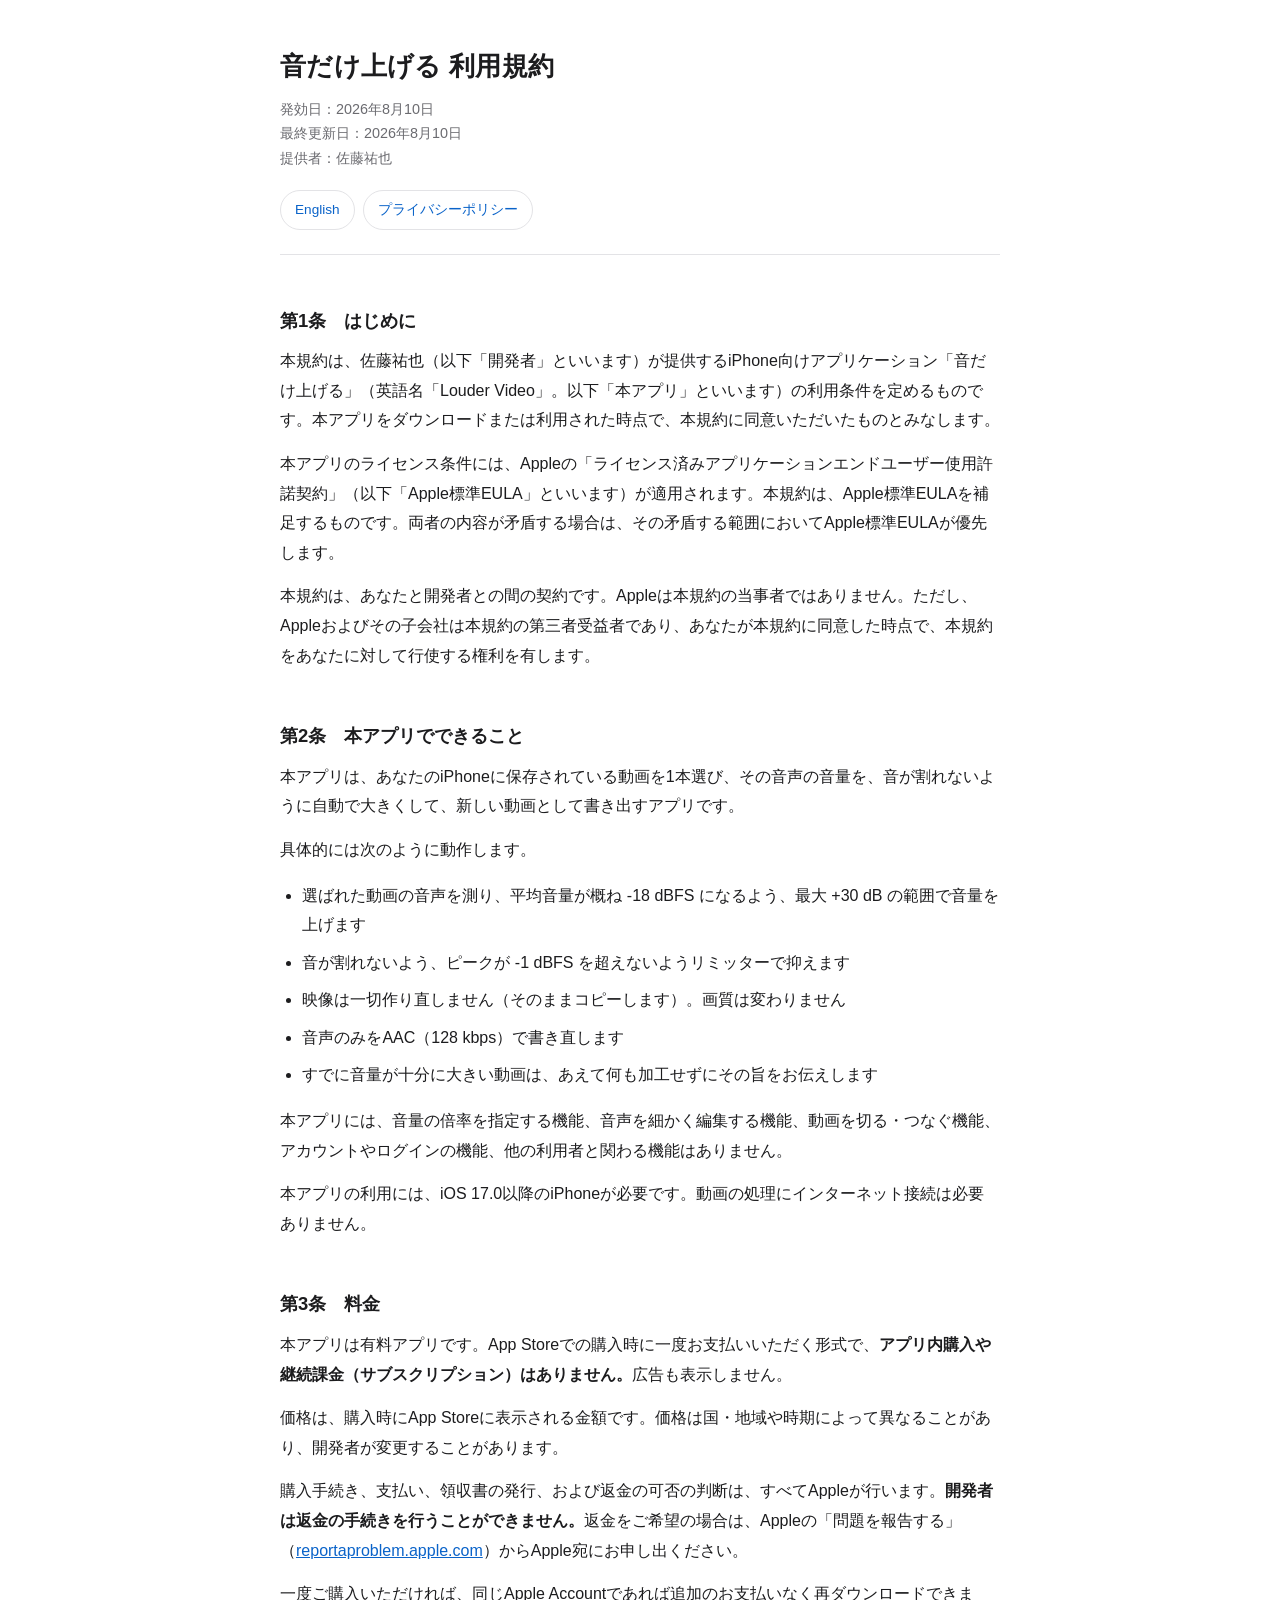
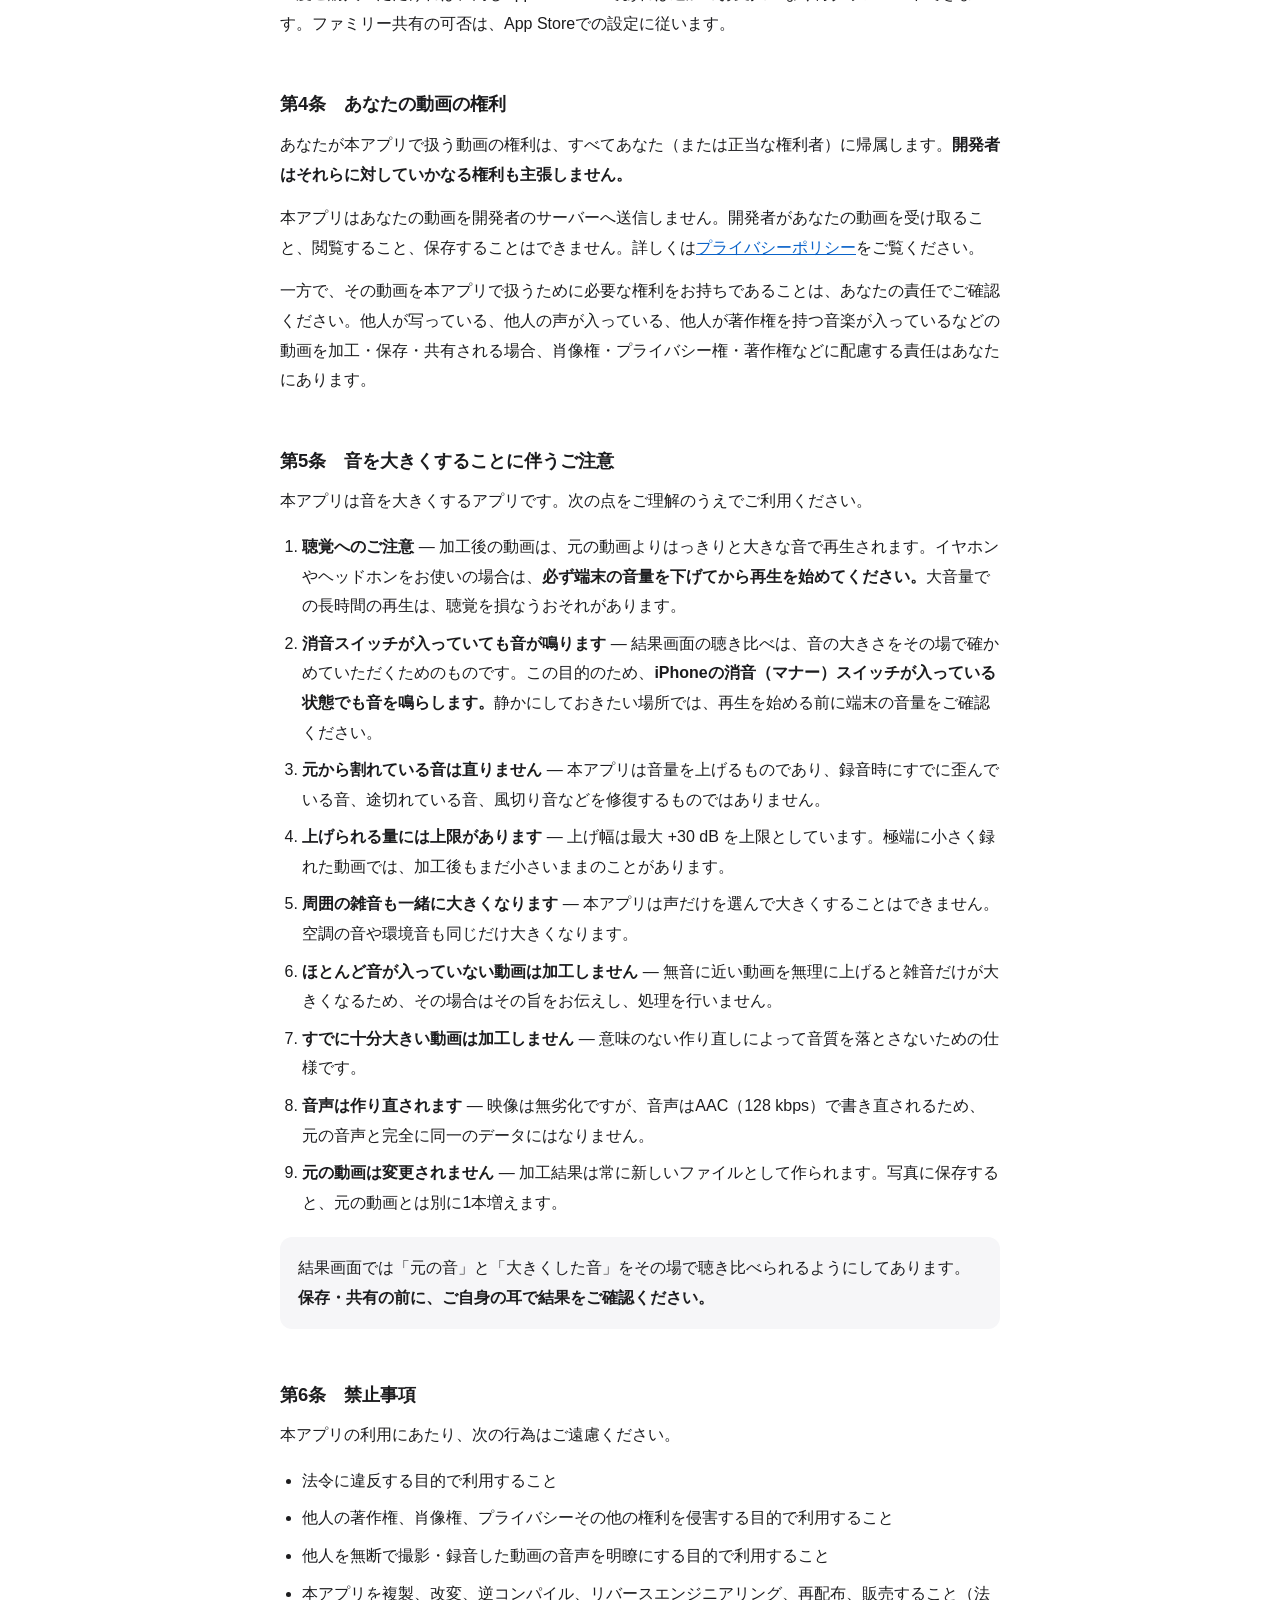
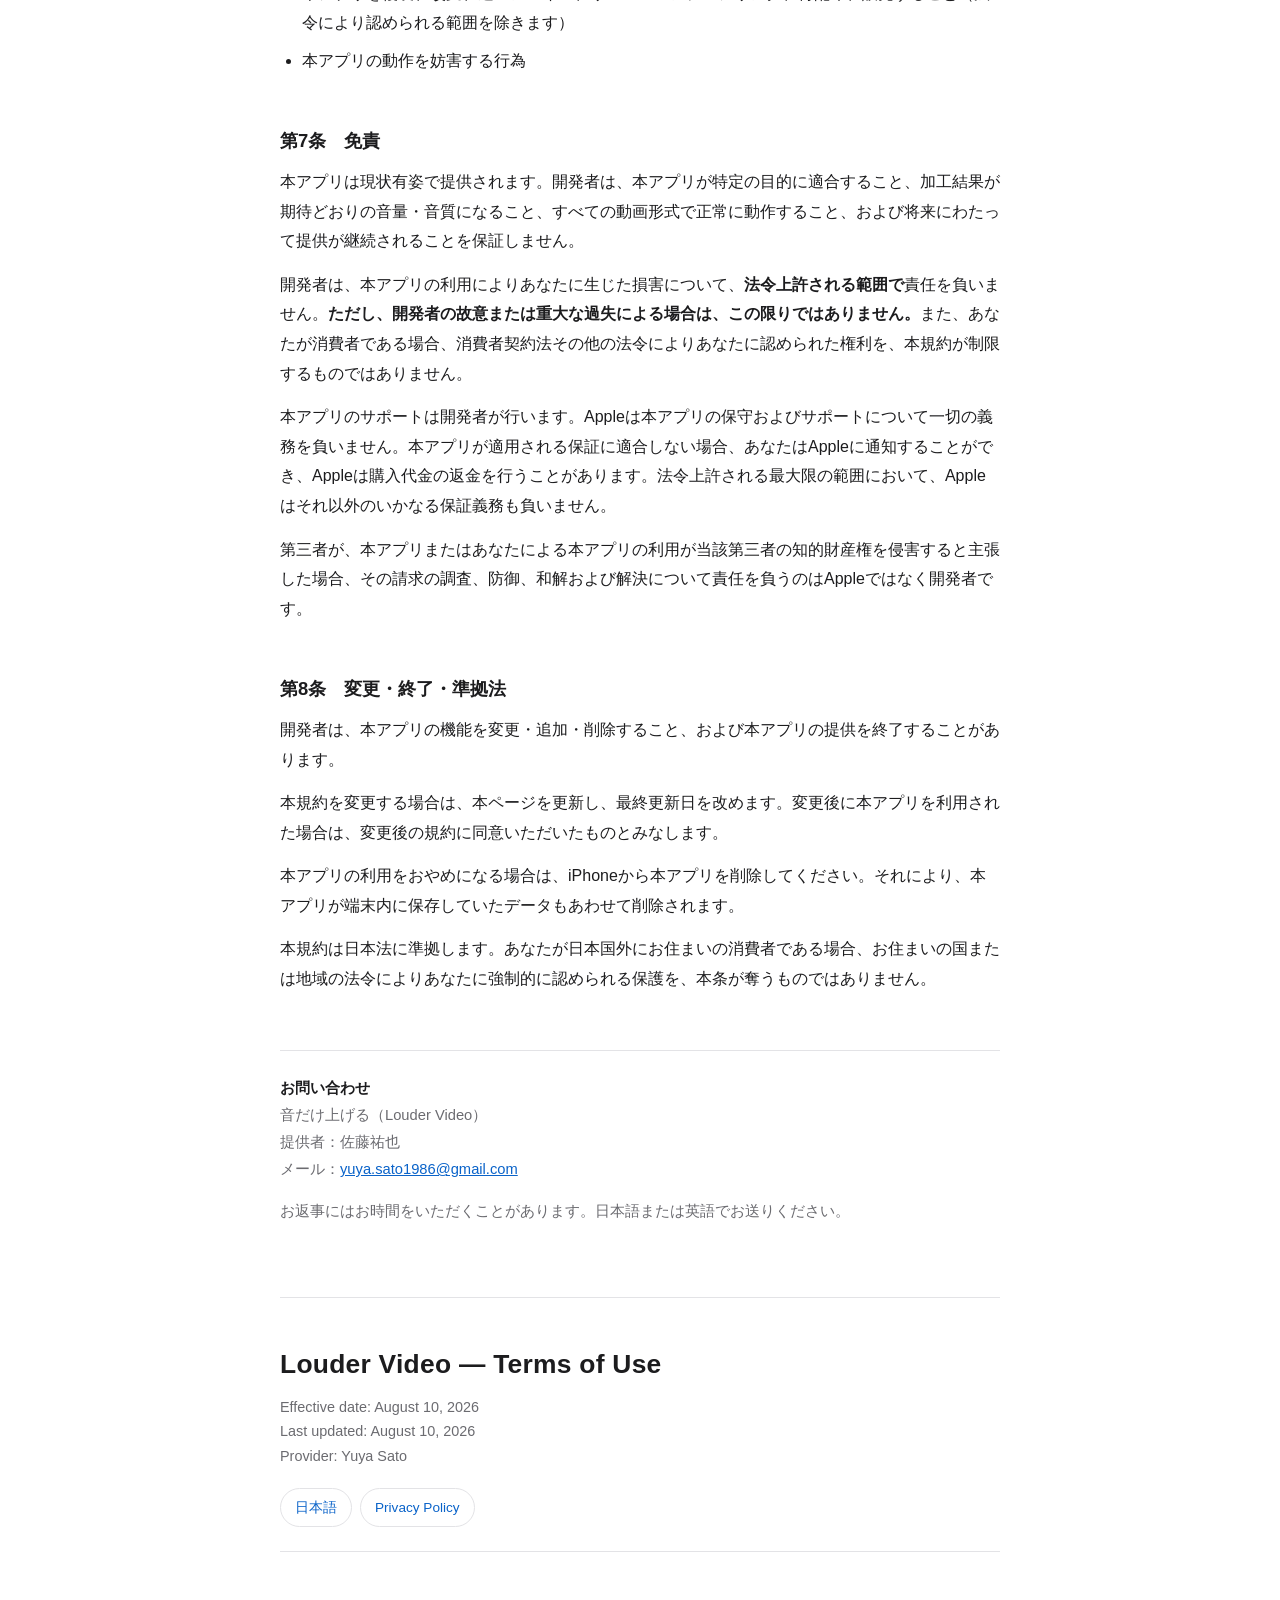
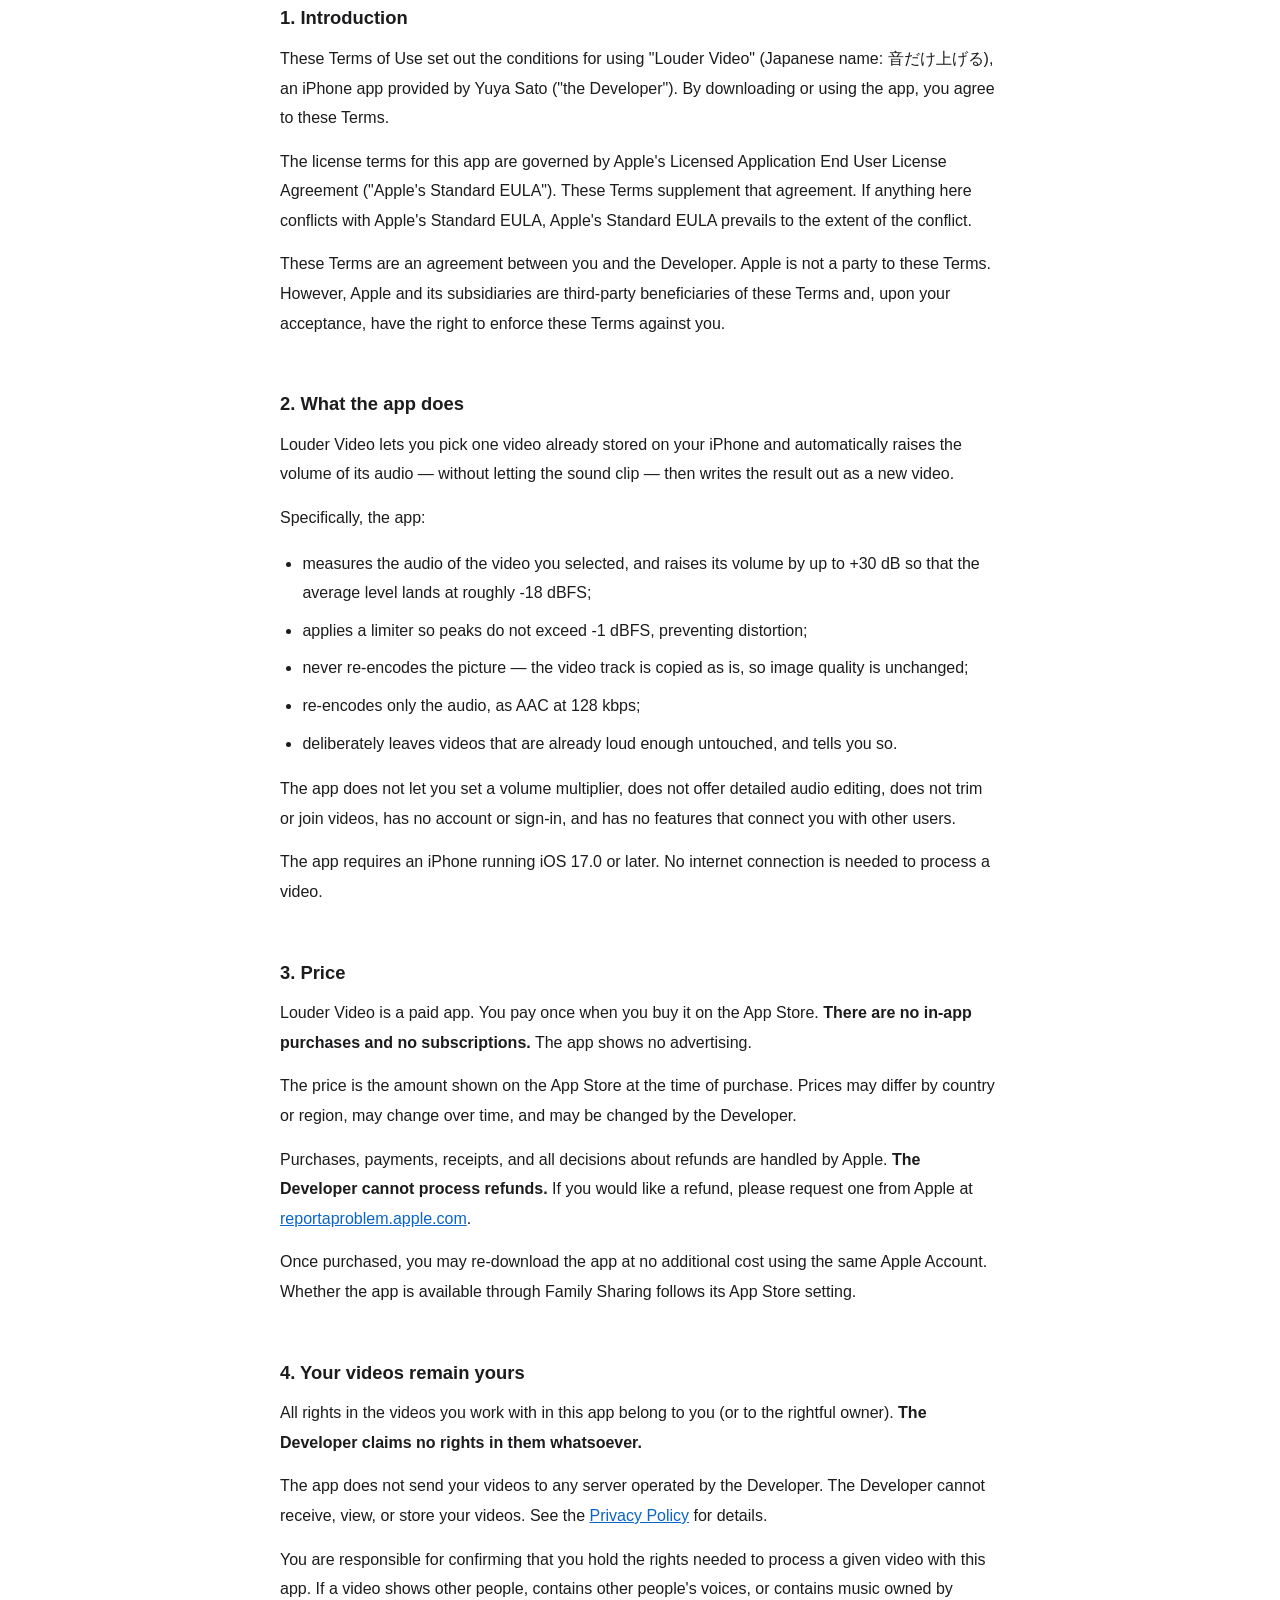
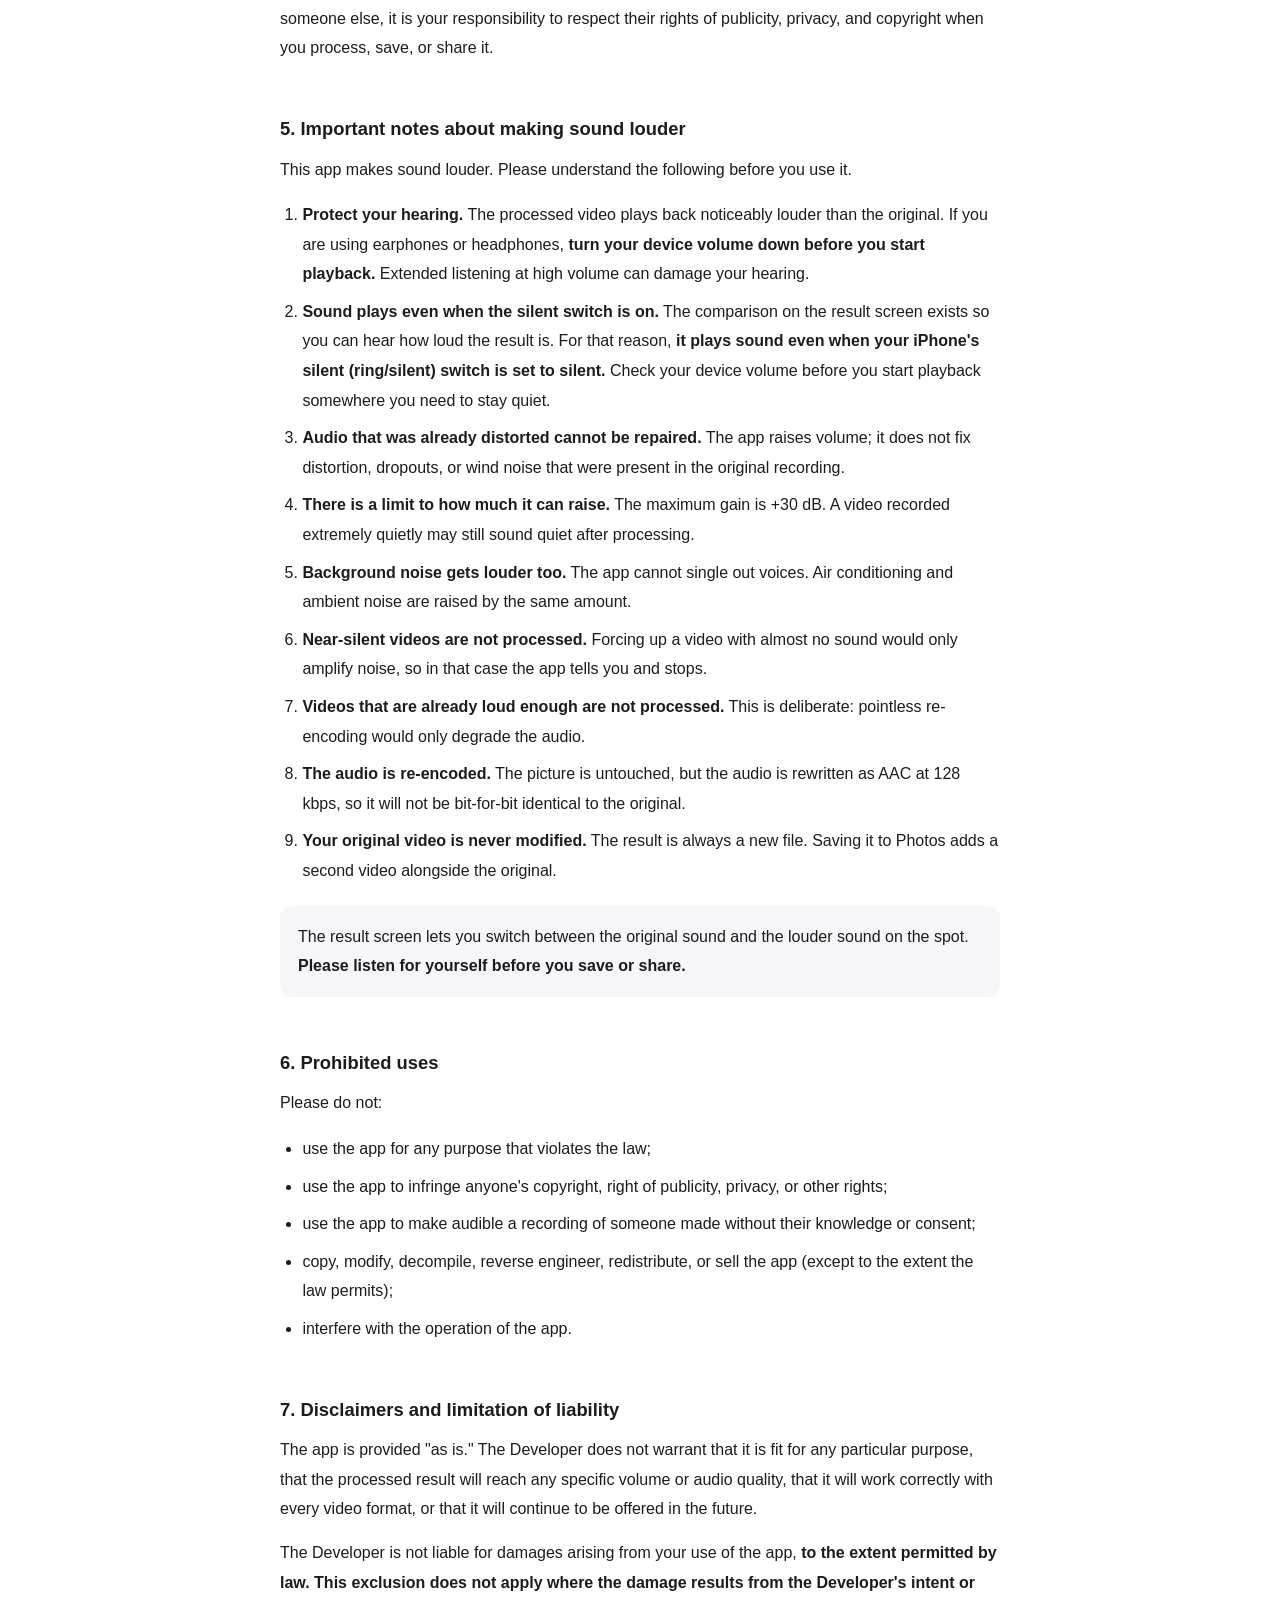
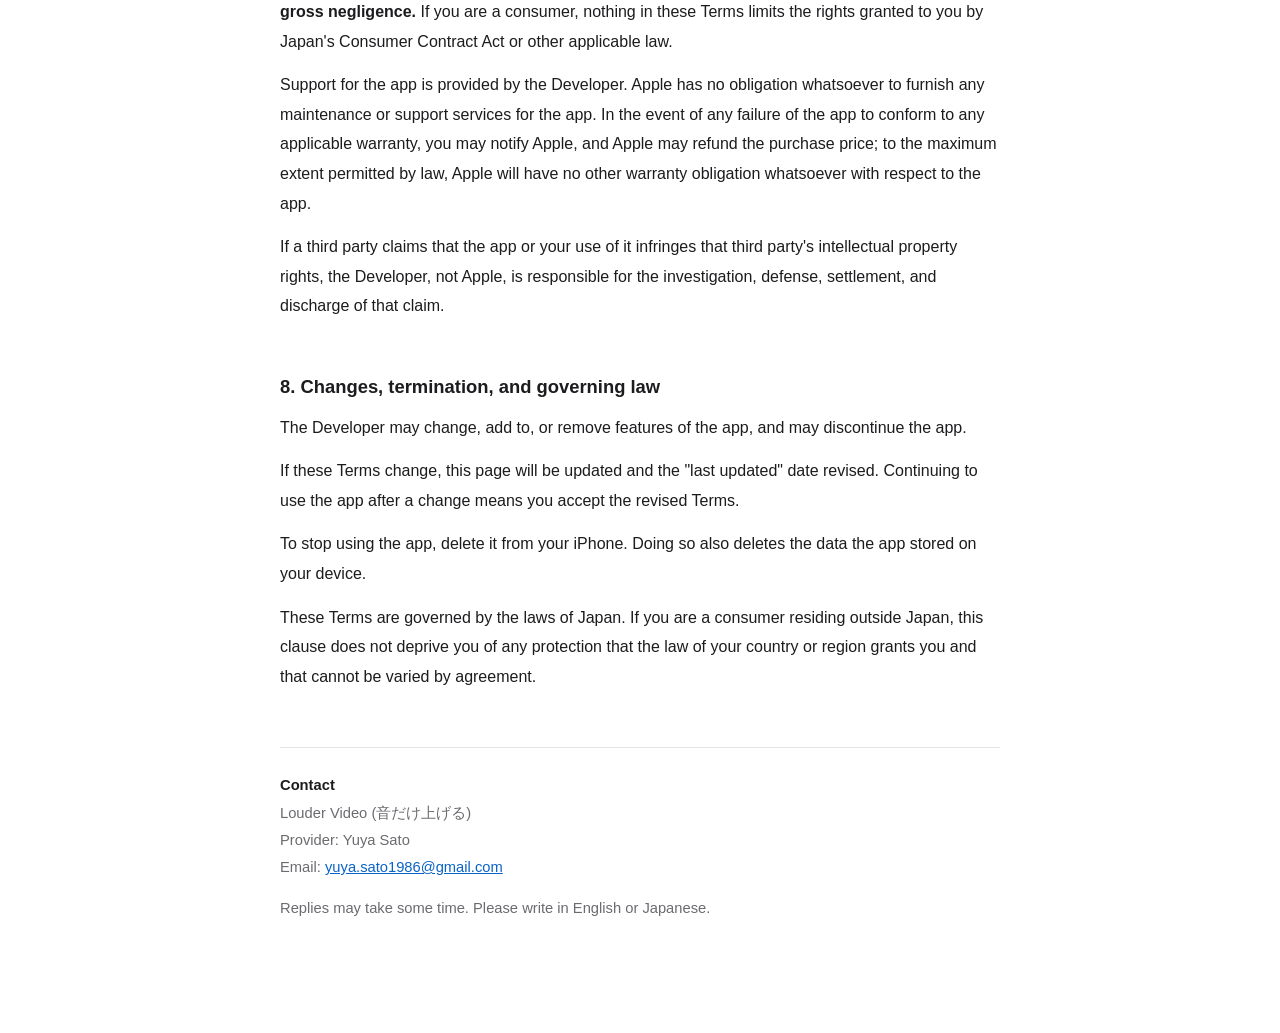
<file: terms.html>
<!doctype html>
<html lang="ja">
<head>
<meta charset="utf-8">
<meta name="viewport" content="width=device-width, initial-scale=1">
<title>利用規約 / Terms of Use — 音だけ上げる (Louder Video)</title>
<link rel="stylesheet" href="style.css">
</head>
<body>
<main>

<!-- ==================== 日本語 ==================== -->
<section id="ja" class="lang-section" lang="ja">

<header class="doc">
  <h1>音だけ上げる 利用規約</h1>
  <p class="meta">
    発効日：2026年8月10日<br>
    最終更新日：2026年8月10日<br>
    提供者：佐藤祐也
  </p>
  <nav class="lang-switch">
    <a href="#en">English</a>
    <a href="privacy.html">プライバシーポリシー</a>
  </nav>
</header>

<h2>第1条　はじめに</h2>

<p>本規約は、佐藤祐也（以下「開発者」といいます）が提供するiPhone向けアプリケーション「音だけ上げる」（英語名「Louder Video」。以下「本アプリ」といいます）の利用条件を定めるものです。本アプリをダウンロードまたは利用された時点で、本規約に同意いただいたものとみなします。</p>

<p>本アプリのライセンス条件には、Appleの「ライセンス済みアプリケーションエンドユーザー使用許諾契約」（以下「Apple標準EULA」といいます）が適用されます。本規約は、Apple標準EULAを補足するものです。両者の内容が矛盾する場合は、その矛盾する範囲においてApple標準EULAが優先します。</p>

<p>本規約は、あなたと開発者との間の契約です。Appleは本規約の当事者ではありません。ただし、Appleおよびその子会社は本規約の第三者受益者であり、あなたが本規約に同意した時点で、本規約をあなたに対して行使する権利を有します。</p>

<h2>第2条　本アプリでできること</h2>

<p>本アプリは、あなたのiPhoneに保存されている動画を1本選び、その音声の音量を、音が割れないように自動で大きくして、新しい動画として書き出すアプリです。</p>

<p>具体的には次のように動作します。</p>
<ul>
  <li>選ばれた動画の音声を測り、平均音量が概ね -18 dBFS になるよう、最大 +30 dB の範囲で音量を上げます</li>
  <li>音が割れないよう、ピークが -1 dBFS を超えないようリミッターで抑えます</li>
  <li>映像は一切作り直しません（そのままコピーします）。画質は変わりません</li>
  <li>音声のみをAAC（128 kbps）で書き直します</li>
  <li>すでに音量が十分に大きい動画は、あえて何も加工せずにその旨をお伝えします</li>
</ul>

<p>本アプリには、音量の倍率を指定する機能、音声を細かく編集する機能、動画を切る・つなぐ機能、アカウントやログインの機能、他の利用者と関わる機能はありません。</p>

<p>本アプリの利用には、iOS 17.0以降のiPhoneが必要です。動画の処理にインターネット接続は必要ありません。</p>

<h2>第3条　料金</h2>

<p>本アプリは有料アプリです。App Storeでの購入時に一度お支払いいただく形式で、<strong>アプリ内購入や継続課金（サブスクリプション）はありません。</strong>広告も表示しません。</p>

<p>価格は、購入時にApp Storeに表示される金額です。価格は国・地域や時期によって異なることがあり、開発者が変更することがあります。</p>

<p>購入手続き、支払い、領収書の発行、および返金の可否の判断は、すべてAppleが行います。<strong>開発者は返金の手続きを行うことができません。</strong>返金をご希望の場合は、Appleの「問題を報告する」（<a href="https://reportaproblem.apple.com/">reportaproblem.apple.com</a>）からApple宛にお申し出ください。</p>

<p>一度ご購入いただければ、同じApple Accountであれば追加のお支払いなく再ダウンロードできます。ファミリー共有の可否は、App Storeでの設定に従います。</p>

<h2>第4条　あなたの動画の権利</h2>

<p>あなたが本アプリで扱う動画の権利は、すべてあなた（または正当な権利者）に帰属します。<strong>開発者はそれらに対していかなる権利も主張しません。</strong></p>

<p>本アプリはあなたの動画を開発者のサーバーへ送信しません。開発者があなたの動画を受け取ること、閲覧すること、保存することはできません。詳しくは<a href="privacy.html">プライバシーポリシー</a>をご覧ください。</p>

<p>一方で、その動画を本アプリで扱うために必要な権利をお持ちであることは、あなたの責任でご確認ください。他人が写っている、他人の声が入っている、他人が著作権を持つ音楽が入っているなどの動画を加工・保存・共有される場合、肖像権・プライバシー権・著作権などに配慮する責任はあなたにあります。</p>

<h2>第5条　音を大きくすることに伴うご注意</h2>

<p>本アプリは音を大きくするアプリです。次の点をご理解のうえでご利用ください。</p>

<ol>
  <li><strong>聴覚へのご注意</strong> — 加工後の動画は、元の動画よりはっきりと大きな音で再生されます。イヤホンやヘッドホンをお使いの場合は、<strong>必ず端末の音量を下げてから再生を始めてください。</strong>大音量での長時間の再生は、聴覚を損なうおそれがあります。</li>
  <li><strong>消音スイッチが入っていても音が鳴ります</strong> — 結果画面の聴き比べは、音の大きさをその場で確かめていただくためのものです。この目的のため、<strong>iPhoneの消音（マナー）スイッチが入っている状態でも音を鳴らします。</strong>静かにしておきたい場所では、再生を始める前に端末の音量をご確認ください。</li>
  <li><strong>元から割れている音は直りません</strong> — 本アプリは音量を上げるものであり、録音時にすでに歪んでいる音、途切れている音、風切り音などを修復するものではありません。</li>
  <li><strong>上げられる量には上限があります</strong> — 上げ幅は最大 +30 dB を上限としています。極端に小さく録れた動画では、加工後もまだ小さいままのことがあります。</li>
  <li><strong>周囲の雑音も一緒に大きくなります</strong> — 本アプリは声だけを選んで大きくすることはできません。空調の音や環境音も同じだけ大きくなります。</li>
  <li><strong>ほとんど音が入っていない動画は加工しません</strong> — 無音に近い動画を無理に上げると雑音だけが大きくなるため、その場合はその旨をお伝えし、処理を行いません。</li>
  <li><strong>すでに十分大きい動画は加工しません</strong> — 意味のない作り直しによって音質を落とさないための仕様です。</li>
  <li><strong>音声は作り直されます</strong> — 映像は無劣化ですが、音声はAAC（128 kbps）で書き直されるため、元の音声と完全に同一のデータにはなりません。</li>
  <li><strong>元の動画は変更されません</strong> — 加工結果は常に新しいファイルとして作られます。写真に保存すると、元の動画とは別に1本増えます。</li>
</ol>

<div class="note">
  <p>結果画面では「元の音」と「大きくした音」をその場で聴き比べられるようにしてあります。<strong>保存・共有の前に、ご自身の耳で結果をご確認ください。</strong></p>
</div>

<h2>第6条　禁止事項</h2>

<p>本アプリの利用にあたり、次の行為はご遠慮ください。</p>
<ul>
  <li>法令に違反する目的で利用すること</li>
  <li>他人の著作権、肖像権、プライバシーその他の権利を侵害する目的で利用すること</li>
  <li>他人を無断で撮影・録音した動画の音声を明瞭にする目的で利用すること</li>
  <li>本アプリを複製、改変、逆コンパイル、リバースエンジニアリング、再配布、販売すること（法令により認められる範囲を除きます）</li>
  <li>本アプリの動作を妨害する行為</li>
</ul>

<h2>第7条　免責</h2>

<p>本アプリは現状有姿で提供されます。開発者は、本アプリが特定の目的に適合すること、加工結果が期待どおりの音量・音質になること、すべての動画形式で正常に動作すること、および将来にわたって提供が継続されることを保証しません。</p>

<p>開発者は、本アプリの利用によりあなたに生じた損害について、<strong>法令上許される範囲で</strong>責任を負いません。<strong>ただし、開発者の故意または重大な過失による場合は、この限りではありません。</strong>また、あなたが消費者である場合、消費者契約法その他の法令によりあなたに認められた権利を、本規約が制限するものではありません。</p>

<p>本アプリのサポートは開発者が行います。Appleは本アプリの保守およびサポートについて一切の義務を負いません。本アプリが適用される保証に適合しない場合、あなたはAppleに通知することができ、Appleは購入代金の返金を行うことがあります。法令上許される最大限の範囲において、Appleはそれ以外のいかなる保証義務も負いません。</p>

<p>第三者が、本アプリまたはあなたによる本アプリの利用が当該第三者の知的財産権を侵害すると主張した場合、その請求の調査、防御、和解および解決について責任を負うのはAppleではなく開発者です。</p>

<h2>第8条　変更・終了・準拠法</h2>

<p>開発者は、本アプリの機能を変更・追加・削除すること、および本アプリの提供を終了することがあります。</p>

<p>本規約を変更する場合は、本ページを更新し、最終更新日を改めます。変更後に本アプリを利用された場合は、変更後の規約に同意いただいたものとみなします。</p>

<p>本アプリの利用をおやめになる場合は、iPhoneから本アプリを削除してください。それにより、本アプリが端末内に保存していたデータもあわせて削除されます。</p>

<p>本規約は日本法に準拠します。あなたが日本国外にお住まいの消費者である場合、お住まいの国または地域の法令によりあなたに強制的に認められる保護を、本条が奪うものではありません。</p>

<footer class="doc">
  <p><strong>お問い合わせ</strong><br>
  音だけ上げる（Louder Video）<br>
  提供者：佐藤祐也<br>
  メール：<a href="mailto:yuya.sato1986@gmail.com">yuya.sato1986@gmail.com</a></p>
  <p>お返事にはお時間をいただくことがあります。日本語または英語でお送りください。</p>
</footer>

</section>

<hr class="section">

<!-- ==================== English ==================== -->
<section id="en" class="lang-section" lang="en">

<header class="doc">
  <h1>Louder Video — Terms of Use</h1>
  <p class="meta">
    Effective date: August 10, 2026<br>
    Last updated: August 10, 2026<br>
    Provider: Yuya Sato
  </p>
  <nav class="lang-switch">
    <a href="#ja">日本語</a>
    <a href="privacy.html#en">Privacy Policy</a>
  </nav>
</header>

<h2>1. Introduction</h2>

<p>These Terms of Use set out the conditions for using "Louder Video" (Japanese name: 音だけ上げる), an iPhone app provided by Yuya Sato ("the Developer"). By downloading or using the app, you agree to these Terms.</p>

<p>The license terms for this app are governed by Apple's Licensed Application End User License Agreement ("Apple's Standard EULA"). These Terms supplement that agreement. If anything here conflicts with Apple's Standard EULA, Apple's Standard EULA prevails to the extent of the conflict.</p>

<p>These Terms are an agreement between you and the Developer. Apple is not a party to these Terms. However, Apple and its subsidiaries are third-party beneficiaries of these Terms and, upon your acceptance, have the right to enforce these Terms against you.</p>

<h2>2. What the app does</h2>

<p>Louder Video lets you pick one video already stored on your iPhone and automatically raises the volume of its audio — without letting the sound clip — then writes the result out as a new video.</p>

<p>Specifically, the app:</p>
<ul>
  <li>measures the audio of the video you selected, and raises its volume by up to +30 dB so that the average level lands at roughly -18 dBFS;</li>
  <li>applies a limiter so peaks do not exceed -1 dBFS, preventing distortion;</li>
  <li>never re-encodes the picture — the video track is copied as is, so image quality is unchanged;</li>
  <li>re-encodes only the audio, as AAC at 128 kbps;</li>
  <li>deliberately leaves videos that are already loud enough untouched, and tells you so.</li>
</ul>

<p>The app does not let you set a volume multiplier, does not offer detailed audio editing, does not trim or join videos, has no account or sign-in, and has no features that connect you with other users.</p>

<p>The app requires an iPhone running iOS 17.0 or later. No internet connection is needed to process a video.</p>

<h2>3. Price</h2>

<p>Louder Video is a paid app. You pay once when you buy it on the App Store. <strong>There are no in-app purchases and no subscriptions.</strong> The app shows no advertising.</p>

<p>The price is the amount shown on the App Store at the time of purchase. Prices may differ by country or region, may change over time, and may be changed by the Developer.</p>

<p>Purchases, payments, receipts, and all decisions about refunds are handled by Apple. <strong>The Developer cannot process refunds.</strong> If you would like a refund, please request one from Apple at <a href="https://reportaproblem.apple.com/">reportaproblem.apple.com</a>.</p>

<p>Once purchased, you may re-download the app at no additional cost using the same Apple Account. Whether the app is available through Family Sharing follows its App Store setting.</p>

<h2>4. Your videos remain yours</h2>

<p>All rights in the videos you work with in this app belong to you (or to the rightful owner). <strong>The Developer claims no rights in them whatsoever.</strong></p>

<p>The app does not send your videos to any server operated by the Developer. The Developer cannot receive, view, or store your videos. See the <a href="privacy.html#en">Privacy Policy</a> for details.</p>

<p>You are responsible for confirming that you hold the rights needed to process a given video with this app. If a video shows other people, contains other people's voices, or contains music owned by someone else, it is your responsibility to respect their rights of publicity, privacy, and copyright when you process, save, or share it.</p>

<h2>5. Important notes about making sound louder</h2>

<p>This app makes sound louder. Please understand the following before you use it.</p>

<ol>
  <li><strong>Protect your hearing.</strong> The processed video plays back noticeably louder than the original. If you are using earphones or headphones, <strong>turn your device volume down before you start playback.</strong> Extended listening at high volume can damage your hearing.</li>
  <li><strong>Sound plays even when the silent switch is on.</strong> The comparison on the result screen exists so you can hear how loud the result is. For that reason, <strong>it plays sound even when your iPhone's silent (ring/silent) switch is set to silent.</strong> Check your device volume before you start playback somewhere you need to stay quiet.</li>
  <li><strong>Audio that was already distorted cannot be repaired.</strong> The app raises volume; it does not fix distortion, dropouts, or wind noise that were present in the original recording.</li>
  <li><strong>There is a limit to how much it can raise.</strong> The maximum gain is +30 dB. A video recorded extremely quietly may still sound quiet after processing.</li>
  <li><strong>Background noise gets louder too.</strong> The app cannot single out voices. Air conditioning and ambient noise are raised by the same amount.</li>
  <li><strong>Near-silent videos are not processed.</strong> Forcing up a video with almost no sound would only amplify noise, so in that case the app tells you and stops.</li>
  <li><strong>Videos that are already loud enough are not processed.</strong> This is deliberate: pointless re-encoding would only degrade the audio.</li>
  <li><strong>The audio is re-encoded.</strong> The picture is untouched, but the audio is rewritten as AAC at 128 kbps, so it will not be bit-for-bit identical to the original.</li>
  <li><strong>Your original video is never modified.</strong> The result is always a new file. Saving it to Photos adds a second video alongside the original.</li>
</ol>

<div class="note">
  <p>The result screen lets you switch between the original sound and the louder sound on the spot. <strong>Please listen for yourself before you save or share.</strong></p>
</div>

<h2>6. Prohibited uses</h2>

<p>Please do not:</p>
<ul>
  <li>use the app for any purpose that violates the law;</li>
  <li>use the app to infringe anyone's copyright, right of publicity, privacy, or other rights;</li>
  <li>use the app to make audible a recording of someone made without their knowledge or consent;</li>
  <li>copy, modify, decompile, reverse engineer, redistribute, or sell the app (except to the extent the law permits);</li>
  <li>interfere with the operation of the app.</li>
</ul>

<h2>7. Disclaimers and limitation of liability</h2>

<p>The app is provided "as is." The Developer does not warrant that it is fit for any particular purpose, that the processed result will reach any specific volume or audio quality, that it will work correctly with every video format, or that it will continue to be offered in the future.</p>

<p>The Developer is not liable for damages arising from your use of the app, <strong>to the extent permitted by law. This exclusion does not apply where the damage results from the Developer's intent or gross negligence.</strong> If you are a consumer, nothing in these Terms limits the rights granted to you by Japan's Consumer Contract Act or other applicable law.</p>

<p>Support for the app is provided by the Developer. Apple has no obligation whatsoever to furnish any maintenance or support services for the app. In the event of any failure of the app to conform to any applicable warranty, you may notify Apple, and Apple may refund the purchase price; to the maximum extent permitted by law, Apple will have no other warranty obligation whatsoever with respect to the app.</p>

<p>If a third party claims that the app or your use of it infringes that third party's intellectual property rights, the Developer, not Apple, is responsible for the investigation, defense, settlement, and discharge of that claim.</p>

<h2>8. Changes, termination, and governing law</h2>

<p>The Developer may change, add to, or remove features of the app, and may discontinue the app.</p>

<p>If these Terms change, this page will be updated and the "last updated" date revised. Continuing to use the app after a change means you accept the revised Terms.</p>

<p>To stop using the app, delete it from your iPhone. Doing so also deletes the data the app stored on your device.</p>

<p>These Terms are governed by the laws of Japan. If you are a consumer residing outside Japan, this clause does not deprive you of any protection that the law of your country or region grants you and that cannot be varied by agreement.</p>

<footer class="doc">
  <p><strong>Contact</strong><br>
  Louder Video (音だけ上げる)<br>
  Provider: Yuya Sato<br>
  Email: <a href="mailto:yuya.sato1986@gmail.com">yuya.sato1986@gmail.com</a></p>
  <p>Replies may take some time. Please write in English or Japanese.</p>
</footer>

</section>

</main>
</body>
</html>
</file>
<file: style.css>
/* 音だけ上げる / Louder Video — 法的文書の共通スタイル */

:root {
  --bg: #ffffff;
  --fg: #1c1c1e;
  --muted: #6b6b70;
  --line: #e3e3e6;
  --accent: #0a63c9;
  --card: #f6f6f8;
}

@media (prefers-color-scheme: dark) {
  :root {
    --bg: #131315;
    --fg: #ececef;
    --muted: #9a9aa0;
    --line: #303034;
    --accent: #6fb0ff;
    --card: #1d1d20;
  }
}

* { box-sizing: border-box; }

html { -webkit-text-size-adjust: 100%; }

body {
  margin: 0;
  padding: 0 20px 96px;
  background: var(--bg);
  color: var(--fg);
  font-family: -apple-system, BlinkMacSystemFont, "Hiragino Sans", "Noto Sans JP", "Segoe UI", Roboto, sans-serif;
  font-size: 16px;
  line-height: 1.85;
  -webkit-font-smoothing: antialiased;
}

main {
  max-width: 720px;
  margin: 0 auto;
}

header.doc {
  padding: 48px 0 24px;
  border-bottom: 1px solid var(--line);
  margin-bottom: 32px;
}

h1 {
  font-size: 1.65rem;
  line-height: 1.4;
  margin: 0 0 12px;
  letter-spacing: 0.01em;
}

h2 {
  font-size: 1.15rem;
  margin: 44px 0 12px;
  padding-top: 8px;
  line-height: 1.5;
}

h3 {
  font-size: 1rem;
  margin: 28px 0 8px;
}

p, li { margin: 0 0 14px; }

ul, ol { padding-left: 1.4em; }

li { margin-bottom: 8px; }

.meta {
  color: var(--muted);
  font-size: 0.9rem;
  line-height: 1.7;
  margin: 0;
}

.lang-switch {
  display: flex;
  gap: 8px;
  margin: 20px 0 0;
  flex-wrap: wrap;
}

.lang-switch a {
  display: inline-block;
  padding: 6px 14px;
  border: 1px solid var(--line);
  border-radius: 999px;
  font-size: 0.85rem;
  text-decoration: none;
  color: var(--accent);
}

a { color: var(--accent); }

.note {
  background: var(--card);
  border-radius: 12px;
  padding: 16px 18px;
  margin: 20px 0;
}

.note p:last-child { margin-bottom: 0; }

.table-wrap {
  overflow-x: auto;
  margin: 16px 0 20px;
  -webkit-overflow-scrolling: touch;
}

table {
  border-collapse: collapse;
  width: 100%;
  min-width: 460px;
  font-size: 0.92rem;
}

th, td {
  border: 1px solid var(--line);
  padding: 10px 12px;
  text-align: left;
  vertical-align: top;
  line-height: 1.65;
}

th { background: var(--card); font-weight: 600; }

hr.section {
  border: 0;
  border-top: 1px solid var(--line);
  margin: 72px 0 0;
}

footer.doc {
  margin-top: 56px;
  padding-top: 24px;
  border-top: 1px solid var(--line);
  color: var(--muted);
  font-size: 0.92rem;
}

footer.doc strong { color: var(--fg); }

.lang-section { scroll-margin-top: 24px; }
</file>
